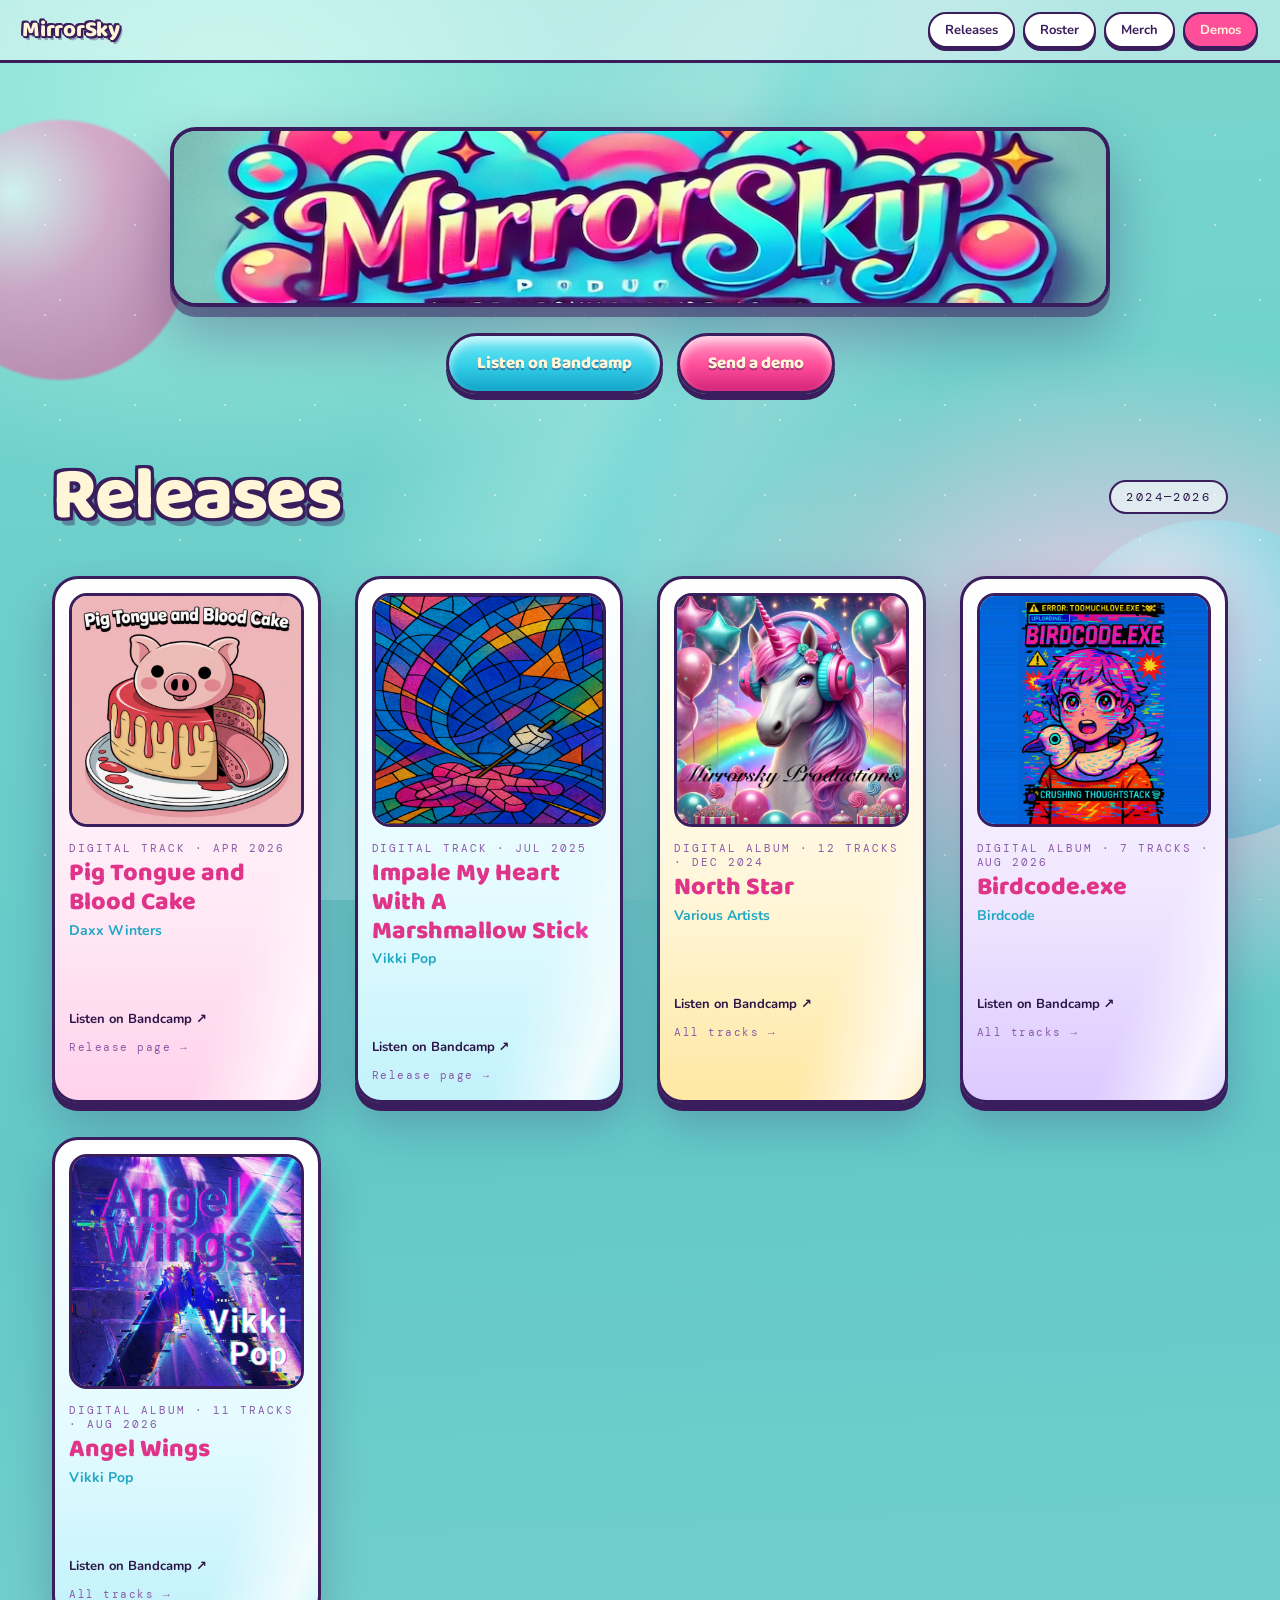
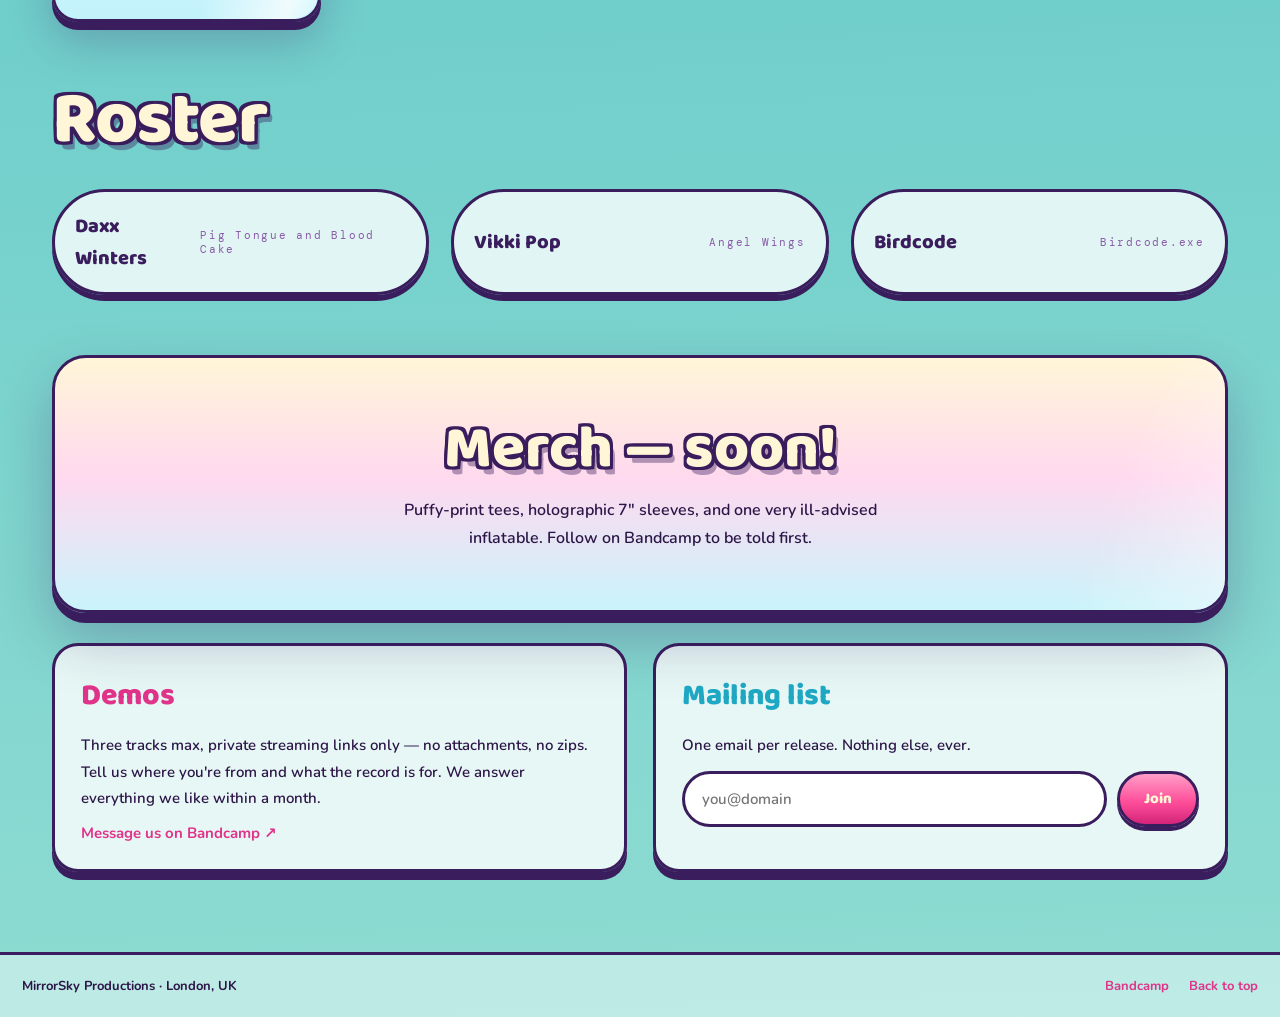
<file: index.html>
<!DOCTYPE html>
<html lang="en">
<head>
  <meta charset="UTF-8">
  <meta name="viewport" content="width=device-width,initial-scale=1">
  <title>MirrorSky Productions — record label, London</title>
  <meta name="description" content="MirrorSky Productions is a record label in London making candy-coated pop that sounds like a mirror melting.">
  <link rel="preconnect" href="https://fonts.googleapis.com">
  <link rel="preconnect" href="https://fonts.gstatic.com" crossorigin>
  <link href="https://fonts.googleapis.com/css2?family=Baloo+2:wght@600;700;800&family=Nunito:wght@400;600;700&family=DM+Mono:wght@400;500&display=swap" rel="stylesheet">
  <link rel="stylesheet" href="css/styles.css">
</head>
<body>
  <a href="#top" class="skip-link">Skip to main content</a>

  <div class="page">
    <div class="glitter-layer" aria-hidden="true"></div>
    <div class="sheen-layer" aria-hidden="true"></div>
    <div class="blob blob--pink" aria-hidden="true"></div>
    <div class="blob blob--cyan" aria-hidden="true"></div>
    <div class="blob blob--yellow" aria-hidden="true"></div>

    <header class="site-header">
      <a href="#top" class="brand">MirrorSky</a>
      <nav class="main-nav" aria-label="Primary">
        <a href="#releases" class="pill-link">Releases</a>
        <a href="#roster" class="pill-link">Roster</a>
        <a href="#merch" class="pill-link">Merch</a>
        <a href="#demos" class="pill-link pill-link--accent">Demos</a>
      </nav>
    </header>

    <main id="top">
      <section class="hero" aria-label="Welcome">
        <img src="images/bandcamp-marquee.png" width="975" height="180" alt="MirrorSky Productions" class="hero-marquee">
        <div class="hero-ctas">
          <a href="https://mirrorsky.bandcamp.com" target="_blank" rel="noopener" class="btn btn--cyan">Listen on Bandcamp</a>
          <a href="#demos" class="btn btn--pink">Send a demo</a>
        </div>
      </section>

      <section id="releases" class="section" aria-labelledby="releases-heading">
        <div class="section-head">
          <h2 id="releases-heading" class="section-title">Releases</h2>
          <span class="catalog-tag">2024—2026</span>
        </div>

        <div class="release-grid">
          <article class="release-card release-card--pink">
            <div class="sheen" aria-hidden="true"></div>
            <div class="release-cover release-cover--pink">
              <img src="images/releases/pig-tongue-and-blood-cake.jpg" alt="Pig Tongue and Blood Cake cover art" loading="lazy">
            </div>
            <div class="release-meta">
              <span class="release-catalog">DIGITAL TRACK · APR 2026</span>
              <h3 class="release-title"><a href="releases/pig-tongue-and-blood-cake.html" class="release-link">Pig Tongue and Blood Cake</a></h3>
              <span class="release-artist">Daxx Winters</span>
            </div>
            <iframe class="bc-embed" style="border:0;" src="https://bandcamp.com/EmbeddedPlayer/track=1128143804/size=small/bgcol=ffffff/linkcol=e0348a/transparent=true/" seamless title="Pig Tongue and Blood Cake by Daxx Winters — Bandcamp player"></iframe>
            <div class="release-actions">
              <a href="https://mirrorsky.bandcamp.com/track/pig-tongue-and-blood-cake" target="_blank" rel="noopener" class="bc-link">Listen on Bandcamp ↗</a>
              <a href="releases/pig-tongue-and-blood-cake.html" class="release-hint" tabindex="-1" aria-hidden="true">Release page →</a>
            </div>
          </article>

          <article class="release-card release-card--cyan">
            <div class="sheen" aria-hidden="true"></div>
            <div class="release-cover release-cover--cyan">
              <img src="images/releases/impale-my-heart-with-a-marshmallow-stick.jpg" alt="Impale My Heart With A Marshmallow Stick cover art" loading="lazy">
            </div>
            <div class="release-meta">
              <span class="release-catalog">DIGITAL TRACK · JUL 2025</span>
              <h3 class="release-title"><a href="releases/impale-my-heart-with-a-marshmallow-stick.html" class="release-link">Impale My Heart With A Marshmallow Stick</a></h3>
              <span class="release-artist">Vikki Pop</span>
            </div>
            <iframe class="bc-embed" style="border:0;" src="https://bandcamp.com/EmbeddedPlayer/track=3957255605/size=small/bgcol=ffffff/linkcol=1fa8c4/transparent=true/" seamless title="Impale My Heart With A Marshmallow Stick by Vikki Pop — Bandcamp player"></iframe>
            <div class="release-actions">
              <a href="https://mirrorsky.bandcamp.com/track/impale-my-heart-with-a-marshmallow-stick" target="_blank" rel="noopener" class="bc-link">Listen on Bandcamp ↗</a>
              <a href="releases/impale-my-heart-with-a-marshmallow-stick.html" class="release-hint" tabindex="-1" aria-hidden="true">Release page →</a>
            </div>
          </article>

          <article class="release-card release-card--yellow">
            <div class="sheen" aria-hidden="true"></div>
            <div class="release-cover release-cover--yellow">
              <img src="images/releases/north-star.jpg" alt="North Star cover art" loading="lazy">
            </div>
            <div class="release-meta">
              <span class="release-catalog">DIGITAL ALBUM · 12 TRACKS · DEC 2024</span>
              <h3 class="release-title"><a href="releases/north-star.html" class="release-link">North Star</a></h3>
              <span class="release-artist">Various Artists</span>
            </div>
            <iframe class="bc-embed" style="border:0;" src="https://bandcamp.com/EmbeddedPlayer/album=4071797853/size=small/bgcol=ffffff/linkcol=f2b53c/transparent=true/" seamless title="North Star by Various Artists — Bandcamp player"></iframe>
            <div class="release-actions">
              <a href="https://mirrorsky.bandcamp.com/album/north-star" target="_blank" rel="noopener" class="bc-link">Listen on Bandcamp ↗</a>
              <a href="releases/north-star.html" class="release-hint" tabindex="-1" aria-hidden="true">All tracks →</a>
            </div>
          </article>

          <article class="release-card release-card--purple">
            <div class="sheen" aria-hidden="true"></div>
            <div class="release-cover release-cover--purple">
              <img src="images/releases/birdcode-exe.jpg" alt="Birdcode.exe cover art" loading="lazy">
            </div>
            <div class="release-meta">
              <span class="release-catalog">DIGITAL ALBUM · 7 TRACKS · AUG 2026</span>
              <h3 class="release-title"><a href="releases/birdcode-exe.html" class="release-link">Birdcode.exe</a></h3>
              <span class="release-artist">Birdcode</span>
            </div>
            <iframe class="bc-embed" style="border:0;" src="https://bandcamp.com/EmbeddedPlayer/album=2245891683/size=small/bgcol=ffffff/linkcol=8c4dff/transparent=true/" seamless title="Birdcode.exe by Birdcode — Bandcamp player"></iframe>
            <div class="release-actions">
              <a href="https://mirrorsky.bandcamp.com/album/birdcode-exe" target="_blank" rel="noopener" class="bc-link">Listen on Bandcamp ↗</a>
              <a href="releases/birdcode-exe.html" class="release-hint" tabindex="-1" aria-hidden="true">All tracks →</a>
            </div>
          </article>

          <article class="release-card release-card--cyan">
            <div class="sheen" aria-hidden="true"></div>
            <div class="release-cover release-cover--cyan">
              <img src="images/releases/angel-wings.jpg" alt="Angel Wings cover art" loading="lazy">
            </div>
            <div class="release-meta">
              <span class="release-catalog">DIGITAL ALBUM · 11 TRACKS · AUG 2026</span>
              <h3 class="release-title"><a href="releases/angel-wings.html" class="release-link">Angel Wings</a></h3>
              <span class="release-artist">Vikki Pop</span>
            </div>
            <iframe class="bc-embed" style="border:0;" src="https://bandcamp.com/EmbeddedPlayer/album=3120698247/size=small/bgcol=ffffff/linkcol=1fa8c4/transparent=true/" seamless title="Angel Wings by Vikki Pop — Bandcamp player"></iframe>
            <div class="release-actions">
              <a href="https://mirrorsky.bandcamp.com/album/angel-wings" target="_blank" rel="noopener" class="bc-link">Listen on Bandcamp ↗</a>
              <a href="releases/angel-wings.html" class="release-hint" tabindex="-1" aria-hidden="true">All tracks →</a>
            </div>
          </article>
        </div>
      </section>

      <section id="roster" class="section" aria-labelledby="roster-heading">
        <h2 id="roster-heading" class="section-title" style="margin-bottom: 30px;">Roster</h2>
        <div class="roster-grid">
          <a href="https://mirrorsky.bandcamp.com/track/pig-tongue-and-blood-cake" target="_blank" rel="noopener" class="roster-link">
            <span class="roster-name">Daxx Winters</span>
            <span class="roster-catalog">Pig Tongue and Blood Cake</span>
          </a>
          <a href="https://mirrorsky.bandcamp.com/album/angel-wings" target="_blank" rel="noopener" class="roster-link">
            <span class="roster-name">Vikki Pop</span>
            <span class="roster-catalog">Angel Wings</span>
          </a>
          <a href="https://mirrorsky.bandcamp.com/album/birdcode-exe" target="_blank" rel="noopener" class="roster-link">
            <span class="roster-name">Birdcode</span>
            <span class="roster-catalog">Birdcode.exe</span>
          </a>
        </div>
      </section>

      <section id="merch" class="section" aria-labelledby="merch-heading">
        <div class="merch-panel">
          <div class="sheen" aria-hidden="true"></div>
          <h2 id="merch-heading" class="merch-title">Merch — soon!</h2>
          <p class="merch-copy">Puffy-print tees, holographic 7" sleeves, and one very ill-advised inflatable. Follow on Bandcamp to be told first.</p>
        </div>
      </section>

      <section id="demos" class="demos-grid" aria-label="Demos and mailing list">
        <div class="demo-panel demo-panel--demos">
          <h3>Demos</h3>
          <p>Three tracks max, private streaming links only — no attachments, no zips. Tell us where you're from and what the record is for. We answer everything we like within a month.</p>
          <a href="https://mirrorsky.bandcamp.com/contact?b=2446474819&amp;n=Mirrorsky%20Productions" target="_blank" rel="noopener">Message us on Bandcamp ↗</a>
        </div>
        <div class="demo-panel demo-panel--mail">
          <h3>Mailing list</h3>
          <p>One email per release. Nothing else, ever.</p>
          <form class="mail-form">
            <label for="mail-email" class="skip-link">Email address</label>
            <input id="mail-email" type="email" required placeholder="you@domain" class="mail-input">
            <button type="submit" class="mail-submit">Join</button>
          </form>
          <span class="mail-confirm" role="status">Logged! Welcome to the mirror. ✿</span>
        </div>
      </section>
    </main>

    <footer class="site-footer">
      <span>MirrorSky Productions · London, UK</span>
      <div class="footer-links">
        <a href="https://mirrorsky.bandcamp.com" target="_blank" rel="noopener">Bandcamp</a>
        <a href="#top">Back to top</a>
      </div>
    </footer>
  </div>

  <script src="js/main.js"></script>
</body>
</html>
</file>
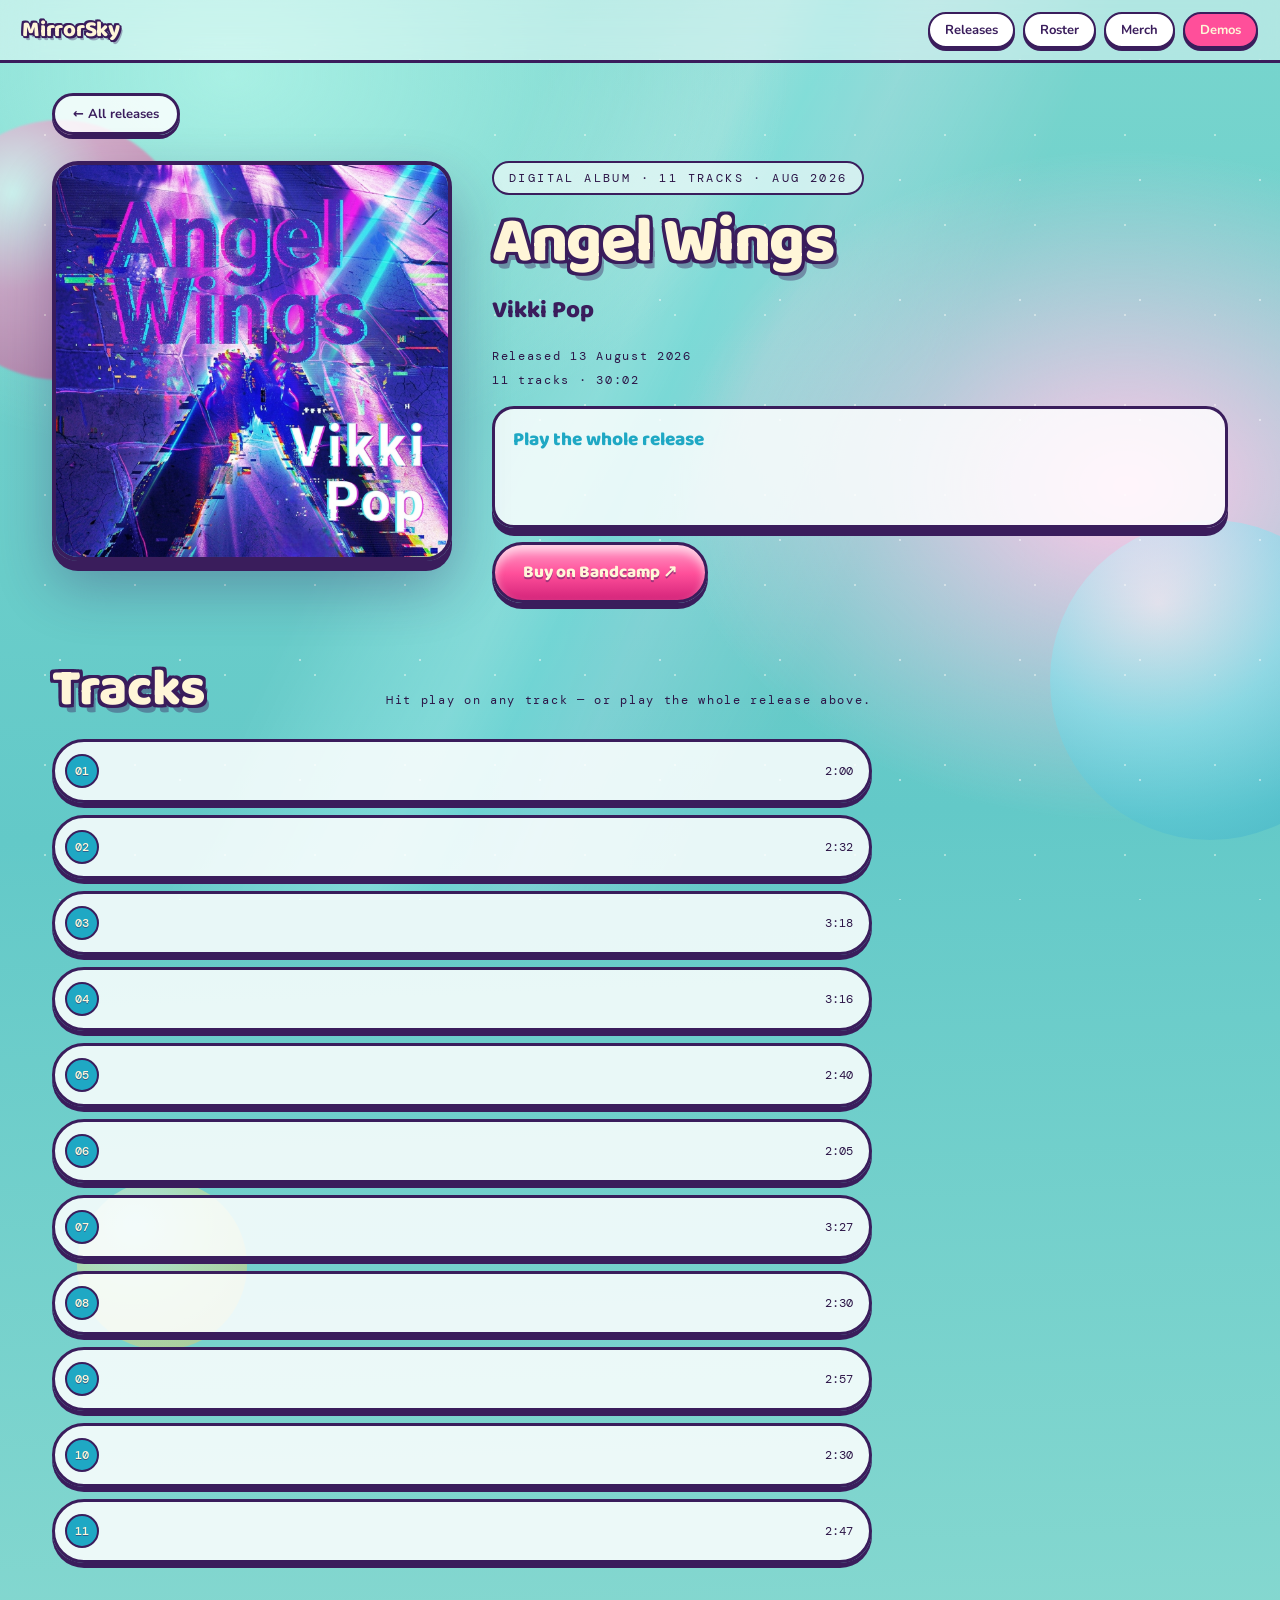
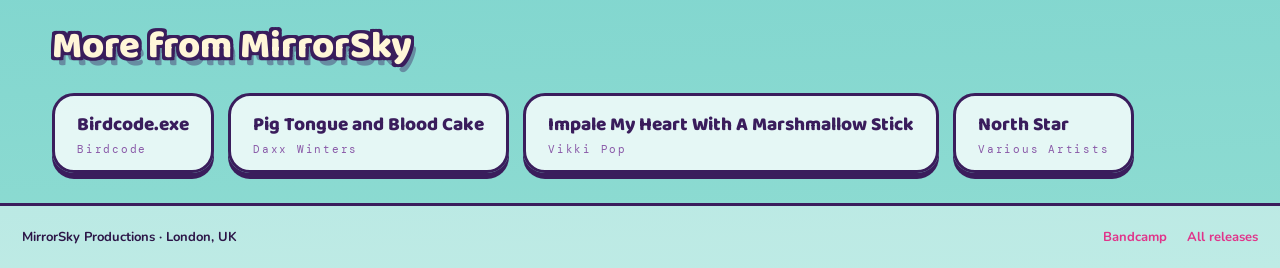
<file: releases/angel-wings.html>
<!DOCTYPE html>
<html lang="en">
<head>
  <meta charset="UTF-8">
  <meta name="viewport" content="width=device-width,initial-scale=1">
  <title>Angel Wings — Vikki Pop — MirrorSky Productions</title>
  <meta name="description" content="Angel Wings by Vikki Pop on MirrorSky Productions — play every track.">
  <link rel="preconnect" href="https://fonts.googleapis.com">
  <link rel="preconnect" href="https://fonts.gstatic.com" crossorigin>
  <link href="https://fonts.googleapis.com/css2?family=Baloo+2:wght@600;700;800&family=Nunito:wght@400;600;700&family=DM+Mono:wght@400;500&display=swap" rel="stylesheet">
  <link rel="stylesheet" href="../css/styles.css">
</head>
<body>
  <a href="#top" class="skip-link">Skip to main content</a>

  <div class="page release-page release-page--cyan">
    <div class="glitter-layer" aria-hidden="true"></div>
    <div class="sheen-layer" aria-hidden="true"></div>
    <div class="blob blob--pink" aria-hidden="true"></div>
    <div class="blob blob--cyan" aria-hidden="true"></div>
    <div class="blob blob--yellow" aria-hidden="true"></div>

    <header class="site-header">
      <a href="../index.html" class="brand">MirrorSky</a>
      <nav class="main-nav" aria-label="Primary">
        <a href="../index.html#releases" class="pill-link">Releases</a>
        <a href="../index.html#roster" class="pill-link">Roster</a>
        <a href="../index.html#merch" class="pill-link">Merch</a>
        <a href="../index.html#demos" class="pill-link pill-link--accent">Demos</a>
      </nav>
    </header>

    <main id="top">
      <section class="section" aria-labelledby="release-heading">
        <a href="../index.html#releases" class="back-link">← All releases</a>

        <div class="release-hero">
          <div class="release-hero-cover">
            <img src="../images/releases/angel-wings.jpg" alt="Angel Wings cover art" width="700" height="700">
            <div class="sheen" aria-hidden="true"></div>
          </div>

          <div class="release-hero-meta">
            <span class="release-hero-catalog">DIGITAL ALBUM · 11 TRACKS · AUG 2026</span>
            <h1 id="release-heading" class="release-hero-title">Angel Wings</h1>
            <span class="release-hero-artist">Vikki Pop</span>
            <p class="release-hero-facts">
            Released 13 August 2026<br>
            11 tracks · 30:02
            </p>

            <div class="whole-release">
              <h2>Play the whole release</h2>
              <iframe class="bc-embed" style="border:0;" src="https://bandcamp.com/EmbeddedPlayer/album=3120698247/size=small/bgcol=ffffff/linkcol=1fa8c4/artwork=none/transparent=true/" seamless title="Angel Wings by Vikki Pop — Bandcamp player"></iframe>
            </div>

            <a href="https://mirrorsky.bandcamp.com/album/angel-wings" target="_blank" rel="noopener" class="btn btn--pink">Buy on Bandcamp ↗</a>
          </div>
        </div>

        <div class="tracklist-head">
          <h2 class="tracklist-title">Tracks</h2>
          <span class="tracklist-hint">Hit play on any track — or play the whole release above.</span>
        </div>

        <ol class="tracklist">
          <li class="track-row">
            <span class="track-num" aria-hidden="true">01</span>
            <iframe class="track-embed" style="border:0;" src="https://bandcamp.com/EmbeddedPlayer/track=3620378671/size=small/bgcol=ffffff/linkcol=1fa8c4/artwork=none/transparent=true/" seamless loading="lazy" title="Play Chewing Gum Grenade by Vikki Pop — Bandcamp player"></iframe>
            <span class="track-dur">2:00</span>
          </li>
          <li class="track-row">
            <span class="track-num" aria-hidden="true">02</span>
            <iframe class="track-embed" style="border:0;" src="https://bandcamp.com/EmbeddedPlayer/track=3152980800/size=small/bgcol=ffffff/linkcol=1fa8c4/artwork=none/transparent=true/" seamless loading="lazy" title="Play Chrome Angel by Vikki Pop — Bandcamp player"></iframe>
            <span class="track-dur">2:32</span>
          </li>
          <li class="track-row">
            <span class="track-num" aria-hidden="true">03</span>
            <iframe class="track-embed" style="border:0;" src="https://bandcamp.com/EmbeddedPlayer/track=1295599983/size=small/bgcol=ffffff/linkcol=1fa8c4/artwork=none/transparent=true/" seamless loading="lazy" title="Play Chrome Angel II by Vikki Pop — Bandcamp player"></iframe>
            <span class="track-dur">3:18</span>
          </li>
          <li class="track-row">
            <span class="track-num" aria-hidden="true">04</span>
            <iframe class="track-embed" style="border:0;" src="https://bandcamp.com/EmbeddedPlayer/track=3340025632/size=small/bgcol=ffffff/linkcol=1fa8c4/artwork=none/transparent=true/" seamless loading="lazy" title="Play Circuit Thorns by Vikki Pop — Bandcamp player"></iframe>
            <span class="track-dur">3:16</span>
          </li>
          <li class="track-row">
            <span class="track-num" aria-hidden="true">05</span>
            <iframe class="track-embed" style="border:0;" src="https://bandcamp.com/EmbeddedPlayer/track=773503810/size=small/bgcol=ffffff/linkcol=1fa8c4/artwork=none/transparent=true/" seamless loading="lazy" title="Play Flowing by Vikki Pop — Bandcamp player"></iframe>
            <span class="track-dur">2:40</span>
          </li>
          <li class="track-row">
            <span class="track-num" aria-hidden="true">06</span>
            <iframe class="track-embed" style="border:0;" src="https://bandcamp.com/EmbeddedPlayer/track=1477765313/size=small/bgcol=ffffff/linkcol=1fa8c4/artwork=none/transparent=true/" seamless loading="lazy" title="Play Fox or Herisson by Vikki Pop — Bandcamp player"></iframe>
            <span class="track-dur">2:05</span>
          </li>
          <li class="track-row">
            <span class="track-num" aria-hidden="true">07</span>
            <iframe class="track-embed" style="border:0;" src="https://bandcamp.com/EmbeddedPlayer/track=1875981557/size=small/bgcol=ffffff/linkcol=1fa8c4/artwork=none/transparent=true/" seamless loading="lazy" title="Play Left on Read While the Cake Burned by Vikki Pop — Bandcamp player"></iframe>
            <span class="track-dur">3:27</span>
          </li>
          <li class="track-row">
            <span class="track-num" aria-hidden="true">08</span>
            <iframe class="track-embed" style="border:0;" src="https://bandcamp.com/EmbeddedPlayer/track=3447452591/size=small/bgcol=ffffff/linkcol=1fa8c4/artwork=none/transparent=true/" seamless loading="lazy" title="Play No Apology by Vikki Pop — Bandcamp player"></iframe>
            <span class="track-dur">2:30</span>
          </li>
          <li class="track-row">
            <span class="track-num" aria-hidden="true">09</span>
            <iframe class="track-embed" style="border:0;" src="https://bandcamp.com/EmbeddedPlayer/track=1487836170/size=small/bgcol=ffffff/linkcol=1fa8c4/artwork=none/transparent=true/" seamless loading="lazy" title="Play North of Nowhere (Upbeat mix) by Vikki Pop — Bandcamp player"></iframe>
            <span class="track-dur">2:57</span>
          </li>
          <li class="track-row">
            <span class="track-num" aria-hidden="true">10</span>
            <iframe class="track-embed" style="border:0;" src="https://bandcamp.com/EmbeddedPlayer/track=1264797458/size=small/bgcol=ffffff/linkcol=1fa8c4/artwork=none/transparent=true/" seamless loading="lazy" title="Play The Walls Whisper by Vikki Pop — Bandcamp player"></iframe>
            <span class="track-dur">2:30</span>
          </li>
          <li class="track-row">
            <span class="track-num" aria-hidden="true">11</span>
            <iframe class="track-embed" style="border:0;" src="https://bandcamp.com/EmbeddedPlayer/track=788734147/size=small/bgcol=ffffff/linkcol=1fa8c4/artwork=none/transparent=true/" seamless loading="lazy" title="Play Waxwings and Wire by Vikki Pop — Bandcamp player"></iframe>
            <span class="track-dur">2:47</span>
          </li>
        </ol>

        <h2 class="tracklist-title more-title">More from MirrorSky</h2>
        <div class="more-releases">
          <a href="birdcode-exe.html" class="more-release-link">
            <span class="more-release-title">Birdcode.exe</span>
            <span class="more-release-artist">Birdcode</span>
          </a>
          <a href="pig-tongue-and-blood-cake.html" class="more-release-link">
            <span class="more-release-title">Pig Tongue and Blood Cake</span>
            <span class="more-release-artist">Daxx Winters</span>
          </a>
          <a href="impale-my-heart-with-a-marshmallow-stick.html" class="more-release-link">
            <span class="more-release-title">Impale My Heart With A Marshmallow Stick</span>
            <span class="more-release-artist">Vikki Pop</span>
          </a>
          <a href="north-star.html" class="more-release-link">
            <span class="more-release-title">North Star</span>
            <span class="more-release-artist">Various Artists</span>
          </a>
        </div>
      </section>
    </main>

    <footer class="site-footer">
      <span>MirrorSky Productions · London, UK</span>
      <div class="footer-links">
        <a href="https://mirrorsky.bandcamp.com" target="_blank" rel="noopener">Bandcamp</a>
        <a href="../index.html#releases">All releases</a>
      </div>
    </footer>
  </div>
</body>
</html>
</file>
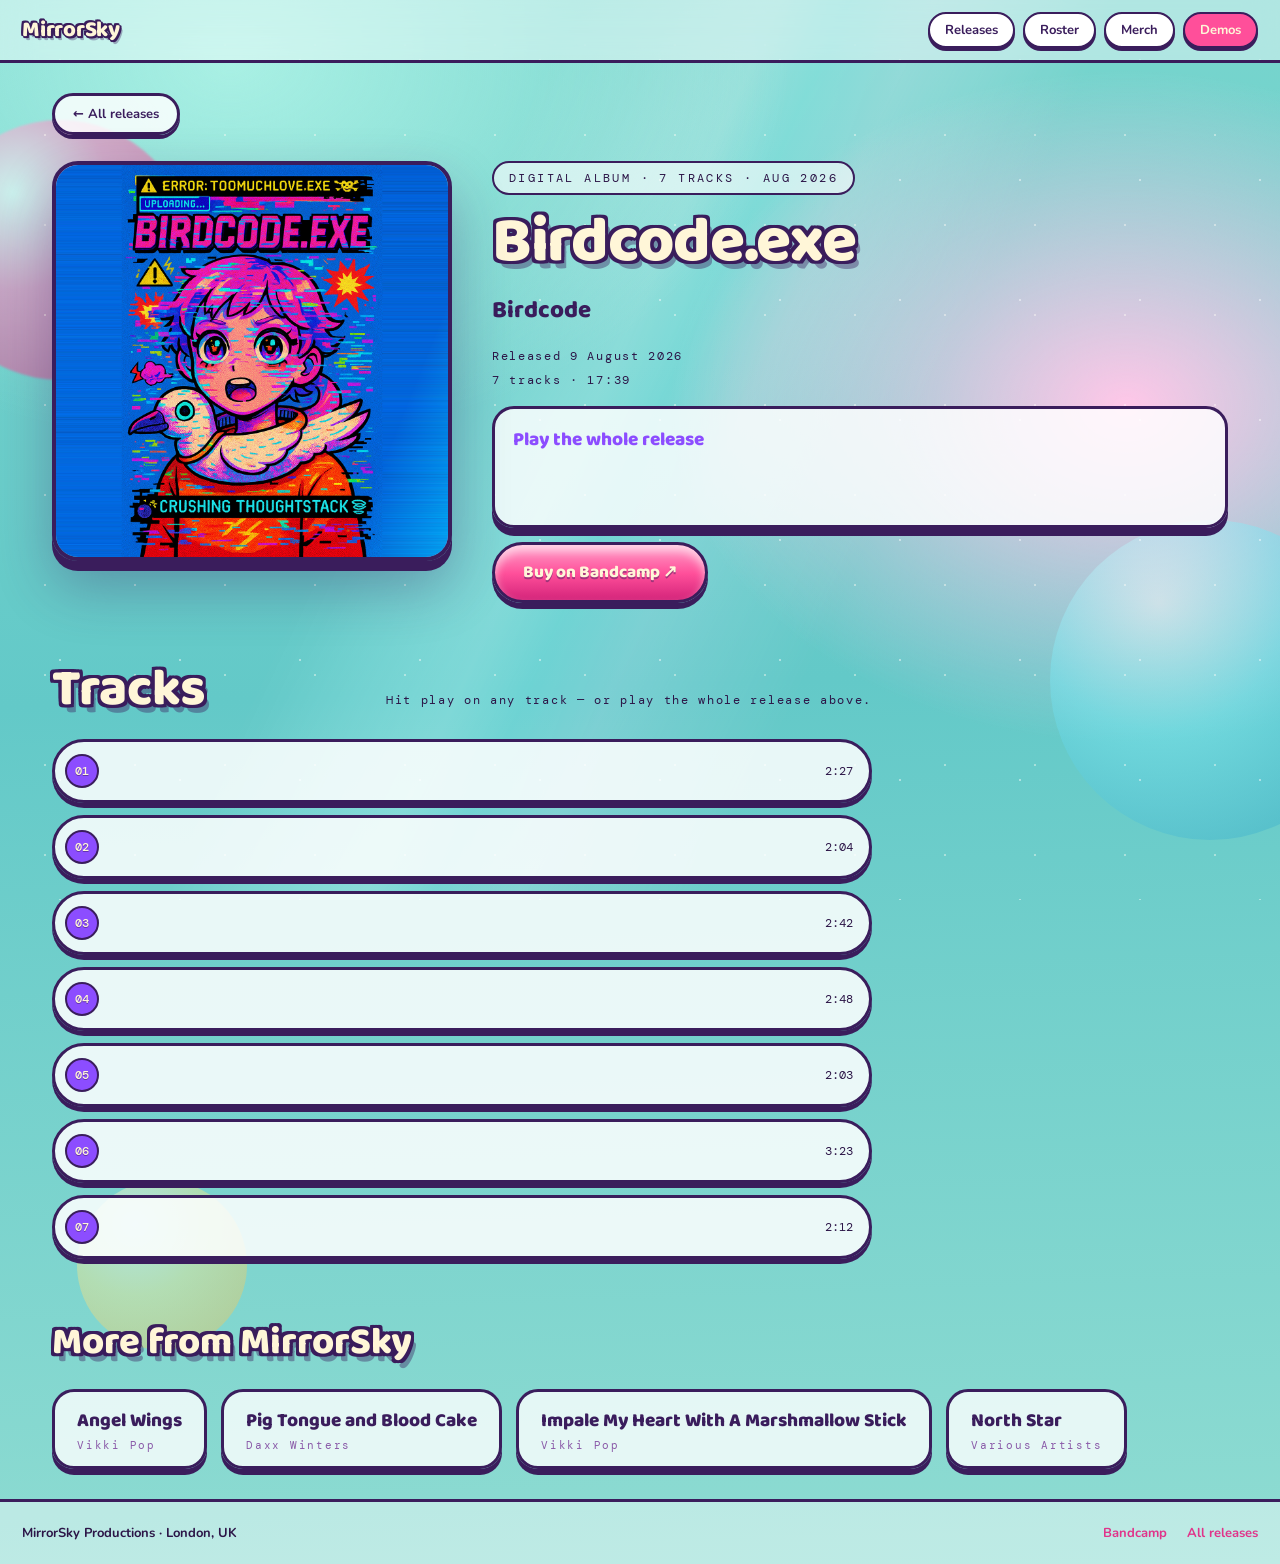
<file: releases/birdcode-exe.html>
<!DOCTYPE html>
<html lang="en">
<head>
  <meta charset="UTF-8">
  <meta name="viewport" content="width=device-width,initial-scale=1">
  <title>Birdcode.exe — Birdcode — MirrorSky Productions</title>
  <meta name="description" content="Birdcode.exe by Birdcode on MirrorSky Productions — play every track.">
  <link rel="preconnect" href="https://fonts.googleapis.com">
  <link rel="preconnect" href="https://fonts.gstatic.com" crossorigin>
  <link href="https://fonts.googleapis.com/css2?family=Baloo+2:wght@600;700;800&family=Nunito:wght@400;600;700&family=DM+Mono:wght@400;500&display=swap" rel="stylesheet">
  <link rel="stylesheet" href="../css/styles.css">
</head>
<body>
  <a href="#top" class="skip-link">Skip to main content</a>

  <div class="page release-page release-page--purple">
    <div class="glitter-layer" aria-hidden="true"></div>
    <div class="sheen-layer" aria-hidden="true"></div>
    <div class="blob blob--pink" aria-hidden="true"></div>
    <div class="blob blob--cyan" aria-hidden="true"></div>
    <div class="blob blob--yellow" aria-hidden="true"></div>

    <header class="site-header">
      <a href="../index.html" class="brand">MirrorSky</a>
      <nav class="main-nav" aria-label="Primary">
        <a href="../index.html#releases" class="pill-link">Releases</a>
        <a href="../index.html#roster" class="pill-link">Roster</a>
        <a href="../index.html#merch" class="pill-link">Merch</a>
        <a href="../index.html#demos" class="pill-link pill-link--accent">Demos</a>
      </nav>
    </header>

    <main id="top">
      <section class="section" aria-labelledby="release-heading">
        <a href="../index.html#releases" class="back-link">← All releases</a>

        <div class="release-hero">
          <div class="release-hero-cover">
            <img src="../images/releases/birdcode-exe.jpg" alt="Birdcode.exe cover art" width="700" height="700">
            <div class="sheen" aria-hidden="true"></div>
          </div>

          <div class="release-hero-meta">
            <span class="release-hero-catalog">DIGITAL ALBUM · 7 TRACKS · AUG 2026</span>
            <h1 id="release-heading" class="release-hero-title">Birdcode.exe</h1>
            <span class="release-hero-artist">Birdcode</span>
            <p class="release-hero-facts">
            Released 9 August 2026<br>
            7 tracks · 17:39
            </p>

            <div class="whole-release">
              <h2>Play the whole release</h2>
              <iframe class="bc-embed" style="border:0;" src="https://bandcamp.com/EmbeddedPlayer/album=2245891683/size=small/bgcol=ffffff/linkcol=8c4dff/artwork=none/transparent=true/" seamless title="Birdcode.exe by Birdcode — Bandcamp player"></iframe>
            </div>

            <a href="https://mirrorsky.bandcamp.com/album/birdcode-exe" target="_blank" rel="noopener" class="btn btn--pink">Buy on Bandcamp ↗</a>
          </div>
        </div>

        <div class="tracklist-head">
          <h2 class="tracklist-title">Tracks</h2>
          <span class="tracklist-hint">Hit play on any track — or play the whole release above.</span>
        </div>

        <ol class="tracklist">
          <li class="track-row">
            <span class="track-num" aria-hidden="true">01</span>
            <iframe class="track-embed" style="border:0;" src="https://bandcamp.com/EmbeddedPlayer/track=950244285/size=small/bgcol=ffffff/linkcol=8c4dff/artwork=none/transparent=true/" seamless loading="lazy" title="Play Birdcode.exe by Birdcode — Bandcamp player"></iframe>
            <span class="track-dur">2:27</span>
          </li>
          <li class="track-row">
            <span class="track-num" aria-hidden="true">02</span>
            <iframe class="track-embed" style="border:0;" src="https://bandcamp.com/EmbeddedPlayer/track=3433021778/size=small/bgcol=ffffff/linkcol=8c4dff/artwork=none/transparent=true/" seamless loading="lazy" title="Play Birdcode.exe (Alternate take) by Birdcode — Bandcamp player"></iframe>
            <span class="track-dur">2:04</span>
          </li>
          <li class="track-row">
            <span class="track-num" aria-hidden="true">03</span>
            <iframe class="track-embed" style="border:0;" src="https://bandcamp.com/EmbeddedPlayer/track=4202899751/size=small/bgcol=ffffff/linkcol=8c4dff/artwork=none/transparent=true/" seamless loading="lazy" title="Play Birdcode.exe (Remix) by Birdcode — Bandcamp player"></iframe>
            <span class="track-dur">2:42</span>
          </li>
          <li class="track-row">
            <span class="track-num" aria-hidden="true">04</span>
            <iframe class="track-embed" style="border:0;" src="https://bandcamp.com/EmbeddedPlayer/track=3180013413/size=small/bgcol=ffffff/linkcol=8c4dff/artwork=none/transparent=true/" seamless loading="lazy" title="Play Birdcode.exe (Remix II) by Birdcode — Bandcamp player"></iframe>
            <span class="track-dur">2:48</span>
          </li>
          <li class="track-row">
            <span class="track-num" aria-hidden="true">05</span>
            <iframe class="track-embed" style="border:0;" src="https://bandcamp.com/EmbeddedPlayer/track=910137109/size=small/bgcol=ffffff/linkcol=8c4dff/artwork=none/transparent=true/" seamless loading="lazy" title="Play Birdcode.exe (Remix III) by Birdcode — Bandcamp player"></iframe>
            <span class="track-dur">2:03</span>
          </li>
          <li class="track-row">
            <span class="track-num" aria-hidden="true">06</span>
            <iframe class="track-embed" style="border:0;" src="https://bandcamp.com/EmbeddedPlayer/track=2649689218/size=small/bgcol=ffffff/linkcol=8c4dff/artwork=none/transparent=true/" seamless loading="lazy" title="Play Birdcode.exe (Remix IV) by Birdcode — Bandcamp player"></iframe>
            <span class="track-dur">3:23</span>
          </li>
          <li class="track-row">
            <span class="track-num" aria-hidden="true">07</span>
            <iframe class="track-embed" style="border:0;" src="https://bandcamp.com/EmbeddedPlayer/track=1519405539/size=small/bgcol=ffffff/linkcol=8c4dff/artwork=none/transparent=true/" seamless loading="lazy" title="Play Birdcode.exe (Remix V) by Birdcode — Bandcamp player"></iframe>
            <span class="track-dur">2:12</span>
          </li>
        </ol>

        <h2 class="tracklist-title more-title">More from MirrorSky</h2>
        <div class="more-releases">
          <a href="angel-wings.html" class="more-release-link">
            <span class="more-release-title">Angel Wings</span>
            <span class="more-release-artist">Vikki Pop</span>
          </a>
          <a href="pig-tongue-and-blood-cake.html" class="more-release-link">
            <span class="more-release-title">Pig Tongue and Blood Cake</span>
            <span class="more-release-artist">Daxx Winters</span>
          </a>
          <a href="impale-my-heart-with-a-marshmallow-stick.html" class="more-release-link">
            <span class="more-release-title">Impale My Heart With A Marshmallow Stick</span>
            <span class="more-release-artist">Vikki Pop</span>
          </a>
          <a href="north-star.html" class="more-release-link">
            <span class="more-release-title">North Star</span>
            <span class="more-release-artist">Various Artists</span>
          </a>
        </div>
      </section>
    </main>

    <footer class="site-footer">
      <span>MirrorSky Productions · London, UK</span>
      <div class="footer-links">
        <a href="https://mirrorsky.bandcamp.com" target="_blank" rel="noopener">Bandcamp</a>
        <a href="../index.html#releases">All releases</a>
      </div>
    </footer>
  </div>
</body>
</html>
</file>
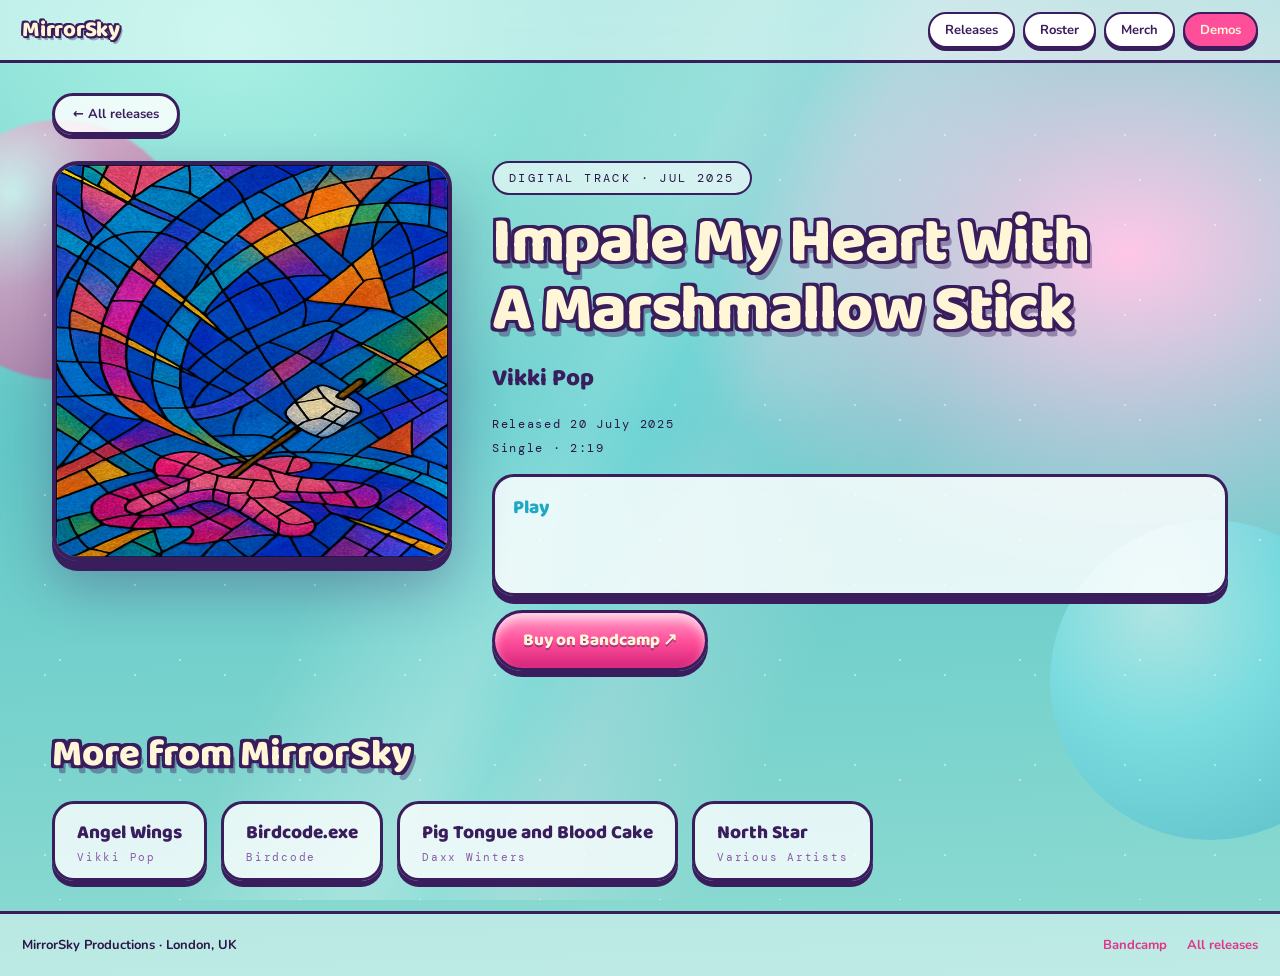
<file: releases/impale-my-heart-with-a-marshmallow-stick.html>
<!DOCTYPE html>
<html lang="en">
<head>
  <meta charset="UTF-8">
  <meta name="viewport" content="width=device-width,initial-scale=1">
  <title>Impale My Heart With A Marshmallow Stick — Vikki Pop — MirrorSky Productions</title>
  <meta name="description" content="Impale My Heart With A Marshmallow Stick by Vikki Pop — a single on MirrorSky Productions.">
  <link rel="preconnect" href="https://fonts.googleapis.com">
  <link rel="preconnect" href="https://fonts.gstatic.com" crossorigin>
  <link href="https://fonts.googleapis.com/css2?family=Baloo+2:wght@600;700;800&family=Nunito:wght@400;600;700&family=DM+Mono:wght@400;500&display=swap" rel="stylesheet">
  <link rel="stylesheet" href="../css/styles.css">
</head>
<body>
  <a href="#top" class="skip-link">Skip to main content</a>

  <div class="page release-page release-page--cyan">
    <div class="glitter-layer" aria-hidden="true"></div>
    <div class="sheen-layer" aria-hidden="true"></div>
    <div class="blob blob--pink" aria-hidden="true"></div>
    <div class="blob blob--cyan" aria-hidden="true"></div>
    <div class="blob blob--yellow" aria-hidden="true"></div>

    <header class="site-header">
      <a href="../index.html" class="brand">MirrorSky</a>
      <nav class="main-nav" aria-label="Primary">
        <a href="../index.html#releases" class="pill-link">Releases</a>
        <a href="../index.html#roster" class="pill-link">Roster</a>
        <a href="../index.html#merch" class="pill-link">Merch</a>
        <a href="../index.html#demos" class="pill-link pill-link--accent">Demos</a>
      </nav>
    </header>

    <main id="top">
      <section class="section" aria-labelledby="release-heading">
        <a href="../index.html#releases" class="back-link">← All releases</a>

        <div class="release-hero">
          <div class="release-hero-cover">
            <img src="../images/releases/impale-my-heart-with-a-marshmallow-stick.jpg" alt="Impale My Heart With A Marshmallow Stick cover art" width="700" height="700">
            <div class="sheen" aria-hidden="true"></div>
          </div>

          <div class="release-hero-meta">
            <span class="release-hero-catalog">DIGITAL TRACK · JUL 2025</span>
            <h1 id="release-heading" class="release-hero-title">Impale My Heart With A Marshmallow Stick</h1>
            <span class="release-hero-artist">Vikki Pop</span>
            <p class="release-hero-facts">
            Released 20 July 2025<br>
            Single · 2:19
            </p>

            <div class="whole-release">
              <h2>Play</h2>
              <iframe class="bc-embed" style="border:0;" src="https://bandcamp.com/EmbeddedPlayer/track=3957255605/size=small/bgcol=ffffff/linkcol=1fa8c4/artwork=none/transparent=true/" seamless title="Impale My Heart With A Marshmallow Stick by Vikki Pop — Bandcamp player"></iframe>
            </div>

            <a href="https://mirrorsky.bandcamp.com/track/impale-my-heart-with-a-marshmallow-stick" target="_blank" rel="noopener" class="btn btn--pink">Buy on Bandcamp ↗</a>
          </div>
        </div>


        <h2 class="tracklist-title more-title">More from MirrorSky</h2>
        <div class="more-releases">
          <a href="angel-wings.html" class="more-release-link">
            <span class="more-release-title">Angel Wings</span>
            <span class="more-release-artist">Vikki Pop</span>
          </a>
          <a href="birdcode-exe.html" class="more-release-link">
            <span class="more-release-title">Birdcode.exe</span>
            <span class="more-release-artist">Birdcode</span>
          </a>
          <a href="pig-tongue-and-blood-cake.html" class="more-release-link">
            <span class="more-release-title">Pig Tongue and Blood Cake</span>
            <span class="more-release-artist">Daxx Winters</span>
          </a>
          <a href="north-star.html" class="more-release-link">
            <span class="more-release-title">North Star</span>
            <span class="more-release-artist">Various Artists</span>
          </a>
        </div>
      </section>
    </main>

    <footer class="site-footer">
      <span>MirrorSky Productions · London, UK</span>
      <div class="footer-links">
        <a href="https://mirrorsky.bandcamp.com" target="_blank" rel="noopener">Bandcamp</a>
        <a href="../index.html#releases">All releases</a>
      </div>
    </footer>
  </div>
</body>
</html>
</file>
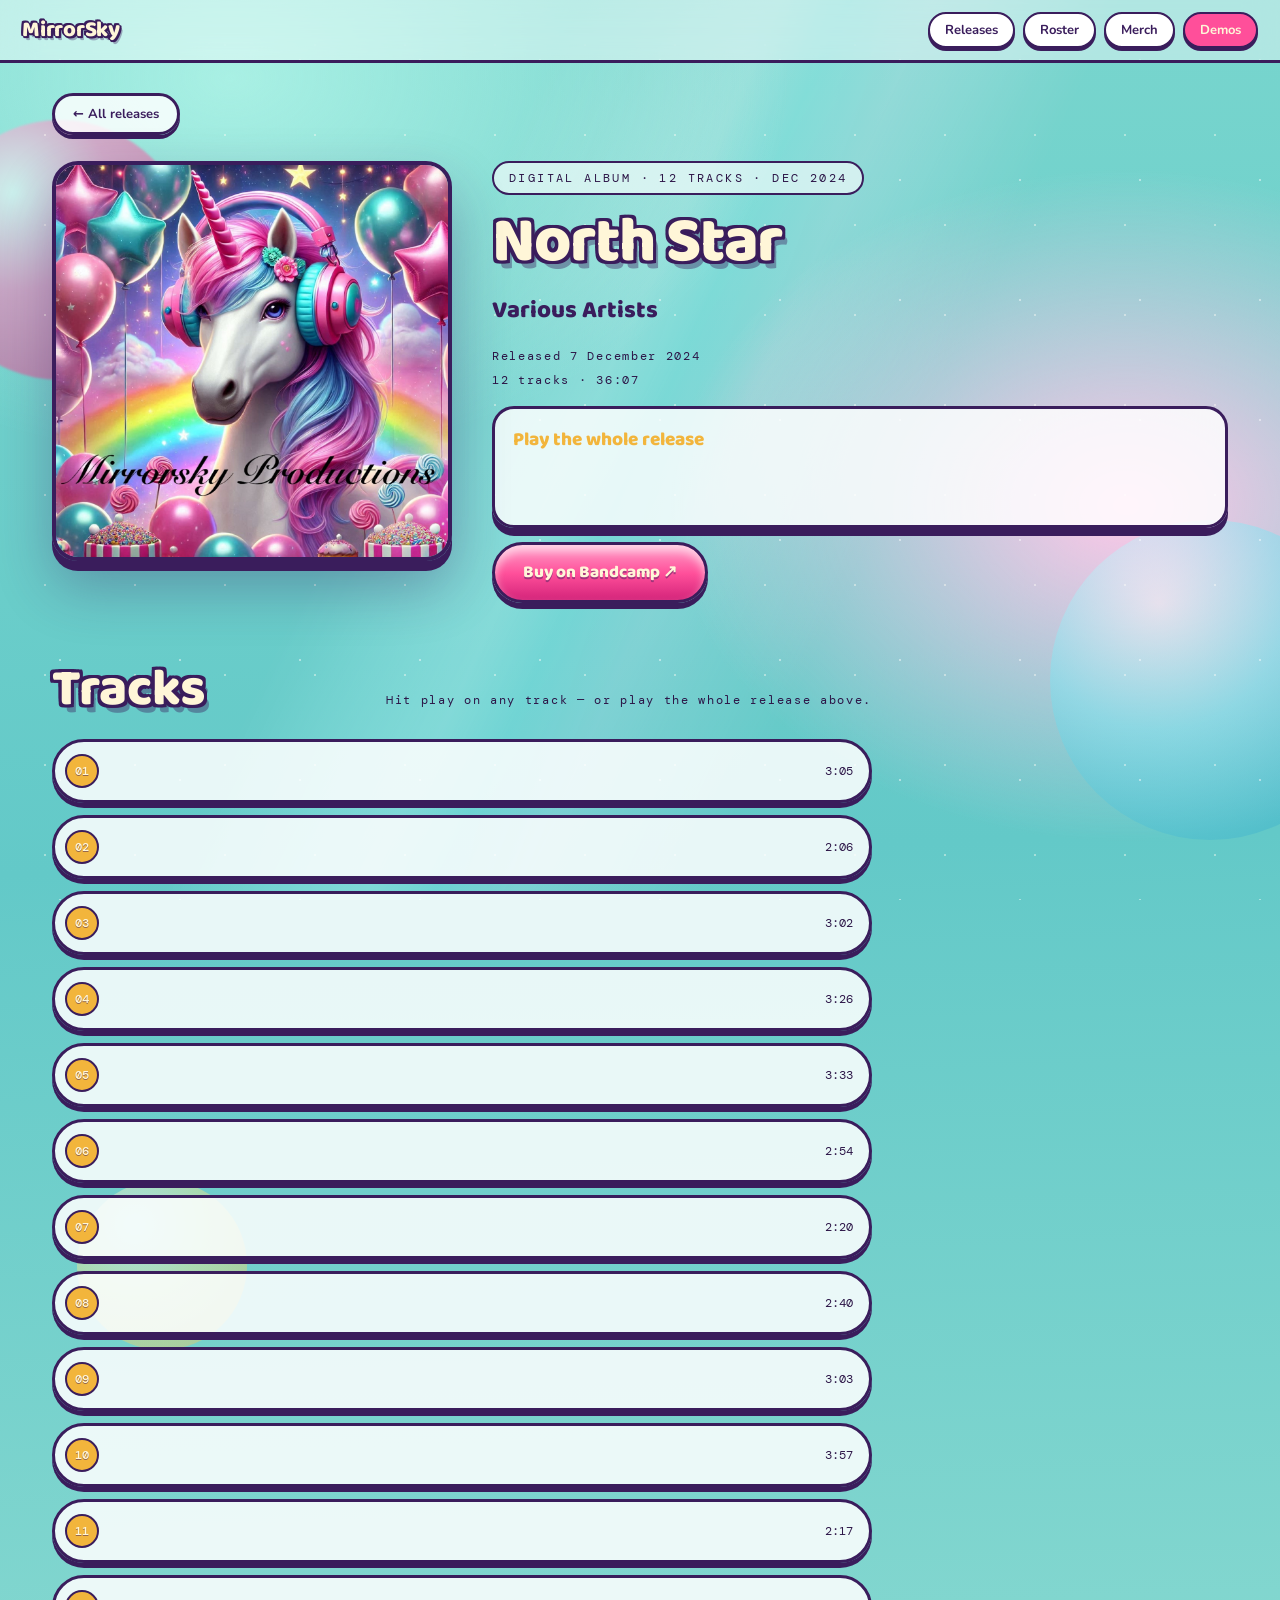
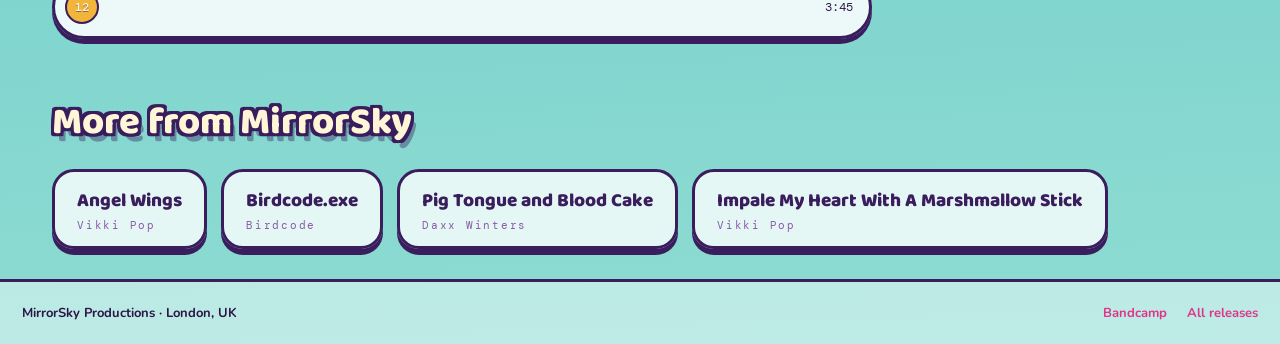
<file: releases/north-star.html>
<!DOCTYPE html>
<html lang="en">
<head>
  <meta charset="UTF-8">
  <meta name="viewport" content="width=device-width,initial-scale=1">
  <title>North Star — Various Artists — MirrorSky Productions</title>
  <meta name="description" content="North Star by Various Artists on MirrorSky Productions — play every track.">
  <link rel="preconnect" href="https://fonts.googleapis.com">
  <link rel="preconnect" href="https://fonts.gstatic.com" crossorigin>
  <link href="https://fonts.googleapis.com/css2?family=Baloo+2:wght@600;700;800&family=Nunito:wght@400;600;700&family=DM+Mono:wght@400;500&display=swap" rel="stylesheet">
  <link rel="stylesheet" href="../css/styles.css">
</head>
<body>
  <a href="#top" class="skip-link">Skip to main content</a>

  <div class="page release-page release-page--yellow">
    <div class="glitter-layer" aria-hidden="true"></div>
    <div class="sheen-layer" aria-hidden="true"></div>
    <div class="blob blob--pink" aria-hidden="true"></div>
    <div class="blob blob--cyan" aria-hidden="true"></div>
    <div class="blob blob--yellow" aria-hidden="true"></div>

    <header class="site-header">
      <a href="../index.html" class="brand">MirrorSky</a>
      <nav class="main-nav" aria-label="Primary">
        <a href="../index.html#releases" class="pill-link">Releases</a>
        <a href="../index.html#roster" class="pill-link">Roster</a>
        <a href="../index.html#merch" class="pill-link">Merch</a>
        <a href="../index.html#demos" class="pill-link pill-link--accent">Demos</a>
      </nav>
    </header>

    <main id="top">
      <section class="section" aria-labelledby="release-heading">
        <a href="../index.html#releases" class="back-link">← All releases</a>

        <div class="release-hero">
          <div class="release-hero-cover">
            <img src="../images/releases/north-star.jpg" alt="North Star cover art" width="700" height="700">
            <div class="sheen" aria-hidden="true"></div>
          </div>

          <div class="release-hero-meta">
            <span class="release-hero-catalog">DIGITAL ALBUM · 12 TRACKS · DEC 2024</span>
            <h1 id="release-heading" class="release-hero-title">North Star</h1>
            <span class="release-hero-artist">Various Artists</span>
            <p class="release-hero-facts">
            Released 7 December 2024<br>
            12 tracks · 36:07
            </p>

            <div class="whole-release">
              <h2>Play the whole release</h2>
              <iframe class="bc-embed" style="border:0;" src="https://bandcamp.com/EmbeddedPlayer/album=4071797853/size=small/bgcol=ffffff/linkcol=f2b53c/artwork=none/transparent=true/" seamless title="North Star by Various Artists — Bandcamp player"></iframe>
            </div>

            <a href="https://mirrorsky.bandcamp.com/album/north-star" target="_blank" rel="noopener" class="btn btn--pink">Buy on Bandcamp ↗</a>
          </div>
        </div>

        <div class="tracklist-head">
          <h2 class="tracklist-title">Tracks</h2>
          <span class="tracklist-hint">Hit play on any track — or play the whole release above.</span>
        </div>

        <ol class="tracklist">
          <li class="track-row">
            <span class="track-num" aria-hidden="true">01</span>
            <iframe class="track-embed" style="border:0;" src="https://bandcamp.com/EmbeddedPlayer/track=1646808714/size=small/bgcol=ffffff/linkcol=f2b53c/artwork=none/transparent=true/" seamless loading="lazy" title="Play North Star by Various Artists — Bandcamp player"></iframe>
            <span class="track-dur">3:05</span>
          </li>
          <li class="track-row">
            <span class="track-num" aria-hidden="true">02</span>
            <iframe class="track-embed" style="border:0;" src="https://bandcamp.com/EmbeddedPlayer/track=2419695218/size=small/bgcol=ffffff/linkcol=f2b53c/artwork=none/transparent=true/" seamless loading="lazy" title="Play Glitter Bomb the Basement by Various Artists — Bandcamp player"></iframe>
            <span class="track-dur">2:06</span>
          </li>
          <li class="track-row">
            <span class="track-num" aria-hidden="true">03</span>
            <iframe class="track-embed" style="border:0;" src="https://bandcamp.com/EmbeddedPlayer/track=1071175882/size=small/bgcol=ffffff/linkcol=f2b53c/artwork=none/transparent=true/" seamless loading="lazy" title="Play Anitibabi by Various Artists — Bandcamp player"></iframe>
            <span class="track-dur">3:02</span>
          </li>
          <li class="track-row">
            <span class="track-num" aria-hidden="true">04</span>
            <iframe class="track-embed" style="border:0;" src="https://bandcamp.com/EmbeddedPlayer/track=3307436815/size=small/bgcol=ffffff/linkcol=f2b53c/artwork=none/transparent=true/" seamless loading="lazy" title="Play Shining Dream (빛나는 꿈) by Various Artists — Bandcamp player"></iframe>
            <span class="track-dur">3:26</span>
          </li>
          <li class="track-row">
            <span class="track-num" aria-hidden="true">05</span>
            <iframe class="track-embed" style="border:0;" src="https://bandcamp.com/EmbeddedPlayer/track=1274074438/size=small/bgcol=ffffff/linkcol=f2b53c/artwork=none/transparent=true/" seamless loading="lazy" title="Play Ignite the Sky by Various Artists — Bandcamp player"></iframe>
            <span class="track-dur">3:33</span>
          </li>
          <li class="track-row">
            <span class="track-num" aria-hidden="true">06</span>
            <iframe class="track-embed" style="border:0;" src="https://bandcamp.com/EmbeddedPlayer/track=3175877411/size=small/bgcol=ffffff/linkcol=f2b53c/artwork=none/transparent=true/" seamless loading="lazy" title="Play No Be New by Various Artists — Bandcamp player"></iframe>
            <span class="track-dur">2:54</span>
          </li>
          <li class="track-row">
            <span class="track-num" aria-hidden="true">07</span>
            <iframe class="track-embed" style="border:0;" src="https://bandcamp.com/EmbeddedPlayer/track=2592565315/size=small/bgcol=ffffff/linkcol=f2b53c/artwork=none/transparent=true/" seamless loading="lazy" title="Play Ecliptic Rise by Various Artists — Bandcamp player"></iframe>
            <span class="track-dur">2:20</span>
          </li>
          <li class="track-row">
            <span class="track-num" aria-hidden="true">08</span>
            <iframe class="track-embed" style="border:0;" src="https://bandcamp.com/EmbeddedPlayer/track=3557294126/size=small/bgcol=ffffff/linkcol=f2b53c/artwork=none/transparent=true/" seamless loading="lazy" title="Play When the Fog Lifts by Various Artists — Bandcamp player"></iframe>
            <span class="track-dur">2:40</span>
          </li>
          <li class="track-row">
            <span class="track-num" aria-hidden="true">09</span>
            <iframe class="track-embed" style="border:0;" src="https://bandcamp.com/EmbeddedPlayer/track=2286889248/size=small/bgcol=ffffff/linkcol=f2b53c/artwork=none/transparent=true/" seamless loading="lazy" title="Play Electric Tease by Various Artists — Bandcamp player"></iframe>
            <span class="track-dur">3:03</span>
          </li>
          <li class="track-row">
            <span class="track-num" aria-hidden="true">10</span>
            <iframe class="track-embed" style="border:0;" src="https://bandcamp.com/EmbeddedPlayer/track=3569186184/size=small/bgcol=ffffff/linkcol=f2b53c/artwork=none/transparent=true/" seamless loading="lazy" title="Play Keep It Steady by Various Artists — Bandcamp player"></iframe>
            <span class="track-dur">3:57</span>
          </li>
          <li class="track-row">
            <span class="track-num" aria-hidden="true">11</span>
            <iframe class="track-embed" style="border:0;" src="https://bandcamp.com/EmbeddedPlayer/track=2078327581/size=small/bgcol=ffffff/linkcol=f2b53c/artwork=none/transparent=true/" seamless loading="lazy" title="Play Peppermint Dream by Various Artists — Bandcamp player"></iframe>
            <span class="track-dur">2:17</span>
          </li>
          <li class="track-row">
            <span class="track-num" aria-hidden="true">12</span>
            <iframe class="track-embed" style="border:0;" src="https://bandcamp.com/EmbeddedPlayer/track=3132912276/size=small/bgcol=ffffff/linkcol=f2b53c/artwork=none/transparent=true/" seamless loading="lazy" title="Play Where the Light Begins by Various Artists — Bandcamp player"></iframe>
            <span class="track-dur">3:45</span>
          </li>
        </ol>

        <h2 class="tracklist-title more-title">More from MirrorSky</h2>
        <div class="more-releases">
          <a href="angel-wings.html" class="more-release-link">
            <span class="more-release-title">Angel Wings</span>
            <span class="more-release-artist">Vikki Pop</span>
          </a>
          <a href="birdcode-exe.html" class="more-release-link">
            <span class="more-release-title">Birdcode.exe</span>
            <span class="more-release-artist">Birdcode</span>
          </a>
          <a href="pig-tongue-and-blood-cake.html" class="more-release-link">
            <span class="more-release-title">Pig Tongue and Blood Cake</span>
            <span class="more-release-artist">Daxx Winters</span>
          </a>
          <a href="impale-my-heart-with-a-marshmallow-stick.html" class="more-release-link">
            <span class="more-release-title">Impale My Heart With A Marshmallow Stick</span>
            <span class="more-release-artist">Vikki Pop</span>
          </a>
        </div>
      </section>
    </main>

    <footer class="site-footer">
      <span>MirrorSky Productions · London, UK</span>
      <div class="footer-links">
        <a href="https://mirrorsky.bandcamp.com" target="_blank" rel="noopener">Bandcamp</a>
        <a href="../index.html#releases">All releases</a>
      </div>
    </footer>
  </div>
</body>
</html>
</file>
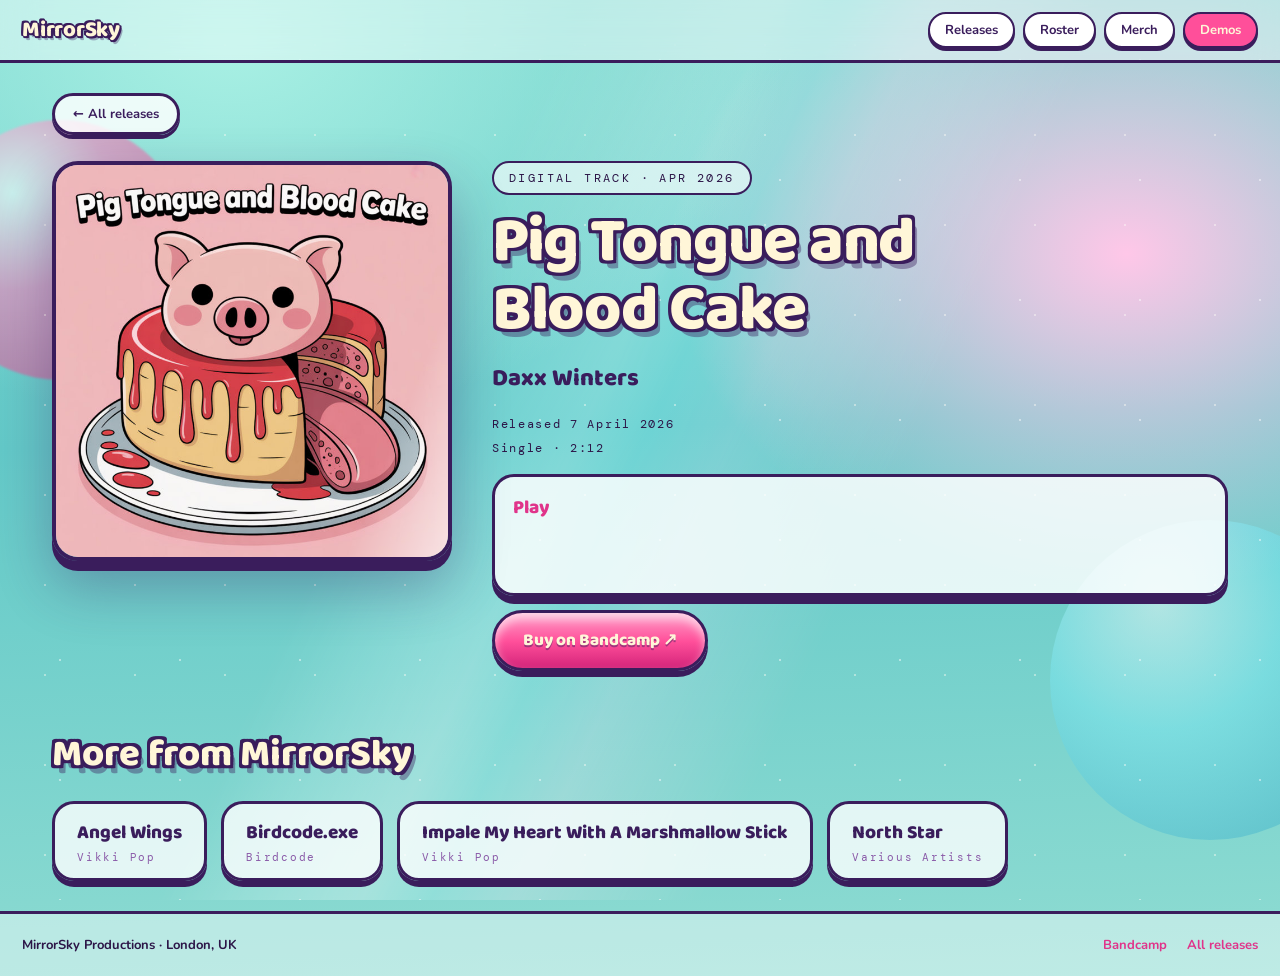
<file: releases/pig-tongue-and-blood-cake.html>
<!DOCTYPE html>
<html lang="en">
<head>
  <meta charset="UTF-8">
  <meta name="viewport" content="width=device-width,initial-scale=1">
  <title>Pig Tongue and Blood Cake — Daxx Winters — MirrorSky Productions</title>
  <meta name="description" content="Pig Tongue and Blood Cake by Daxx Winters — a single on MirrorSky Productions.">
  <link rel="preconnect" href="https://fonts.googleapis.com">
  <link rel="preconnect" href="https://fonts.gstatic.com" crossorigin>
  <link href="https://fonts.googleapis.com/css2?family=Baloo+2:wght@600;700;800&family=Nunito:wght@400;600;700&family=DM+Mono:wght@400;500&display=swap" rel="stylesheet">
  <link rel="stylesheet" href="../css/styles.css">
</head>
<body>
  <a href="#top" class="skip-link">Skip to main content</a>

  <div class="page release-page release-page--pink">
    <div class="glitter-layer" aria-hidden="true"></div>
    <div class="sheen-layer" aria-hidden="true"></div>
    <div class="blob blob--pink" aria-hidden="true"></div>
    <div class="blob blob--cyan" aria-hidden="true"></div>
    <div class="blob blob--yellow" aria-hidden="true"></div>

    <header class="site-header">
      <a href="../index.html" class="brand">MirrorSky</a>
      <nav class="main-nav" aria-label="Primary">
        <a href="../index.html#releases" class="pill-link">Releases</a>
        <a href="../index.html#roster" class="pill-link">Roster</a>
        <a href="../index.html#merch" class="pill-link">Merch</a>
        <a href="../index.html#demos" class="pill-link pill-link--accent">Demos</a>
      </nav>
    </header>

    <main id="top">
      <section class="section" aria-labelledby="release-heading">
        <a href="../index.html#releases" class="back-link">← All releases</a>

        <div class="release-hero">
          <div class="release-hero-cover">
            <img src="../images/releases/pig-tongue-and-blood-cake.jpg" alt="Pig Tongue and Blood Cake cover art" width="700" height="700">
            <div class="sheen" aria-hidden="true"></div>
          </div>

          <div class="release-hero-meta">
            <span class="release-hero-catalog">DIGITAL TRACK · APR 2026</span>
            <h1 id="release-heading" class="release-hero-title">Pig Tongue and Blood Cake</h1>
            <span class="release-hero-artist">Daxx Winters</span>
            <p class="release-hero-facts">
            Released 7 April 2026<br>
            Single · 2:12
            </p>

            <div class="whole-release">
              <h2>Play</h2>
              <iframe class="bc-embed" style="border:0;" src="https://bandcamp.com/EmbeddedPlayer/track=1128143804/size=small/bgcol=ffffff/linkcol=e0348a/artwork=none/transparent=true/" seamless title="Pig Tongue and Blood Cake by Daxx Winters — Bandcamp player"></iframe>
            </div>

            <a href="https://mirrorsky.bandcamp.com/track/pig-tongue-and-blood-cake" target="_blank" rel="noopener" class="btn btn--pink">Buy on Bandcamp ↗</a>
          </div>
        </div>


        <h2 class="tracklist-title more-title">More from MirrorSky</h2>
        <div class="more-releases">
          <a href="angel-wings.html" class="more-release-link">
            <span class="more-release-title">Angel Wings</span>
            <span class="more-release-artist">Vikki Pop</span>
          </a>
          <a href="birdcode-exe.html" class="more-release-link">
            <span class="more-release-title">Birdcode.exe</span>
            <span class="more-release-artist">Birdcode</span>
          </a>
          <a href="impale-my-heart-with-a-marshmallow-stick.html" class="more-release-link">
            <span class="more-release-title">Impale My Heart With A Marshmallow Stick</span>
            <span class="more-release-artist">Vikki Pop</span>
          </a>
          <a href="north-star.html" class="more-release-link">
            <span class="more-release-title">North Star</span>
            <span class="more-release-artist">Various Artists</span>
          </a>
        </div>
      </section>
    </main>

    <footer class="site-footer">
      <span>MirrorSky Productions · London, UK</span>
      <div class="footer-links">
        <a href="https://mirrorsky.bandcamp.com" target="_blank" rel="noopener">Bandcamp</a>
        <a href="../index.html#releases">All releases</a>
      </div>
    </footer>
  </div>
</body>
</html>
</file>
<file: css/styles.css>
:root {
  --ink: #3a1d5c;
  --ink-soft: #2c1547;
  --cream: #fff6d8;
  --pink: #e0348a;
  --pink-hot: #ff4f9a;
  --pink-deep: #d4247a;
  --pink-light: #ff9ec8;
  --cyan: #1fa8c4;
  --cyan-bright: #35d0e8;
  --cyan-deep: #12a3c9;
  --cyan-light: #7ceaf7;
  --yellow: #ffe066;
  --amber: #f2b53c;
  --lilac: #8a5aa8;
}

* { box-sizing: border-box; }

body {
  margin: 0;
  background: #6fcfc9;
  color: var(--ink);
  font-family: Nunito, ui-sans-serif, system-ui, sans-serif;
}

a { color: var(--pink); text-decoration: none; }
a:hover { color: var(--cyan); }
::selection { background: var(--yellow); color: var(--ink); }

@keyframes msky-float { 0%, 100% { transform: translateY(0); } 50% { transform: translateY(-14px); } }
@keyframes msky-glitter { from { background-position: 0 0, 0 0; } to { background-position: 240px 240px, -180px 180px; } }
@keyframes msky-sheen { from { background-position: -60% 50%; } to { background-position: 160% 50%; } }

@media (prefers-reduced-motion: reduce) {
  * { animation: none !important; }
}

.skip-link {
  position: absolute;
  left: -9999px;
  top: 0;
  background: var(--cream);
  color: var(--ink);
  padding: 10px 16px;
  border-radius: 0 0 8px 0;
  font-weight: 700;
  z-index: 100;
}
.skip-link:focus { left: 0; }

.page {
  position: relative;
  min-height: 100vh;
  display: flex;
  flex-direction: column;
  overflow-x: hidden;
  background:
    radial-gradient(900px 620px at 18% 4%, #a9f0e4 0%, rgba(169, 240, 228, 0) 62%),
    radial-gradient(760px 560px at 88% 26%, #ffc7e8 0%, rgba(255, 199, 232, 0) 60%),
    linear-gradient(178deg, #79d6ce 0%, #63c9c8 44%, #8fdcd2 100%);
}

.glitter-layer {
  position: fixed;
  inset: 0;
  z-index: 2;
  pointer-events: none;
  mix-blend-mode: screen;
  opacity: 0.5;
  background-image:
    radial-gradient(rgba(255, 255, 255, 0.9) 1px, transparent 1.4px),
    radial-gradient(rgba(255, 240, 180, 0.85) 1px, transparent 1.4px);
  background-size: 120px 120px, 90px 90px;
  animation: msky-glitter 26s linear infinite;
}

.sheen-layer {
  position: fixed;
  inset: 0;
  z-index: 1;
  pointer-events: none;
  opacity: 0.3;
  mix-blend-mode: overlay;
  background:
    linear-gradient(115deg, rgba(255, 255, 255, 0) 34%, rgba(255, 255, 255, 0.85) 46%, rgba(180, 230, 255, 0.5) 50%, rgba(255, 190, 235, 0.75) 55%, rgba(255, 255, 255, 0) 66%),
    linear-gradient(300deg, rgba(255, 255, 255, 0) 40%, rgba(200, 255, 245, 0.6) 52%, rgba(255, 255, 255, 0) 62%);
}

.blob {
  position: absolute;
  border-radius: 50%;
  pointer-events: none;
  animation: msky-float 10s ease-in-out infinite;
}
.blob--pink {
  top: 120px; left: -70px; width: 260px; height: 260px;
  background: radial-gradient(circle at 32% 28%, #ffffff 0%, #ff7ab8 38%, #d9367f 100%);
  opacity: 0.55; filter: blur(1px); animation-duration: 9s;
}
.blob--cyan {
  top: 520px; right: -90px; width: 320px; height: 320px;
  background: radial-gradient(circle at 34% 26%, #ffffff 0%, #7ce8f5 40%, #2196b8 100%);
  opacity: 0.45; animation-duration: 12s;
}
.blob--yellow {
  top: 1180px; left: 6%; width: 170px; height: 170px;
  background: radial-gradient(circle at 34% 26%, #ffffff 0%, #ffe98a 42%, #f2b53c 100%);
  opacity: 0.4; animation-duration: 11s;
}

.site-header {
  position: sticky;
  top: 0;
  z-index: 50;
  display: flex;
  align-items: center;
  justify-content: space-between;
  gap: 20px;
  padding: 12px 22px;
  background: rgba(255, 255, 255, 0.42);
  backdrop-filter: blur(16px);
  border-bottom: 3px solid var(--ink);
}

.brand {
  font-family: "Baloo 2", cursive;
  font-weight: 800;
  font-size: 22px;
  letter-spacing: -0.01em;
  color: var(--cream);
  text-shadow: 2px 0 var(--ink), -2px 0 var(--ink), 0 2px var(--ink), 0 -2px var(--ink),
    2px 2px var(--ink), -2px -2px var(--ink), 3px 4px 0 rgba(58, 29, 92, 0.35);
}

.main-nav { display: flex; gap: 8px; flex-wrap: wrap; }

.pill-link {
  padding: 7px 15px;
  border-radius: 999px;
  border: 2.5px solid var(--ink);
  background: #ffffff;
  color: var(--ink);
  font-weight: 700;
  font-size: 13px;
  box-shadow: 0 3px 0 var(--ink);
  transition: transform 0.12s ease, box-shadow 0.12s ease, background 0.12s ease;
}
.pill-link:hover, .pill-link:focus-visible {
  background: var(--yellow);
  color: var(--ink);
  transform: translateY(2px);
  box-shadow: 0 1px 0 var(--ink);
}
.pill-link--accent {
  background: var(--pink-hot);
  color: var(--cream);
}
.pill-link--accent:hover, .pill-link--accent:focus-visible {
  background: var(--ink);
  color: var(--cream);
}

.hero {
  position: relative;
  z-index: 3;
  padding: 64px 22px 34px;
  display: grid;
  justify-items: center;
  gap: 26px;
}

.hero-marquee {
  width: min(940px, 92vw);
  display: block;
  border-radius: 26px;
  border: 4px solid var(--ink);
  box-shadow: 0 10px 0 rgba(58, 29, 92, 0.5), 0 26px 60px rgba(58, 29, 92, 0.35);
}

.hero-tagline {
  margin: 0;
  max-width: 600px;
  text-align: center;
  font-size: 17px;
  line-height: 1.7;
  font-weight: 600;
  color: var(--ink-soft);
  text-wrap: pretty;
}

.hero-ctas { display: flex; gap: 14px; flex-wrap: wrap; justify-content: center; }

.btn {
  padding: 14px 28px;
  border-radius: 999px;
  border: 3px solid var(--ink);
  font-family: "Baloo 2", cursive;
  font-weight: 800;
  font-size: 17px;
  color: var(--cream);
  text-shadow: 0 2px 0 rgba(58, 29, 92, 0.45);
  cursor: pointer;
  transition: transform 0.12s ease, box-shadow 0.12s ease;
}
.btn--cyan {
  background: linear-gradient(180deg, var(--cyan-light) 0%, var(--cyan-bright) 52%, var(--cyan-deep) 100%);
  box-shadow: 0 6px 0 var(--ink), inset 0 6px 10px rgba(255, 255, 255, 0.65);
}
.btn--pink {
  background: linear-gradient(180deg, var(--pink-light) 0%, var(--pink-hot) 52%, var(--pink-deep) 100%);
  box-shadow: 0 6px 0 var(--ink), inset 0 6px 10px rgba(255, 255, 255, 0.6);
}
.btn:hover, .btn:focus-visible {
  transform: translateY(4px);
  box-shadow: 0 2px 0 var(--ink);
}

.section {
  position: relative;
  z-index: 3;
  padding: 30px 22px 30px;
  max-width: 1220px;
  margin: 0 auto;
}

.section-head {
  display: flex;
  align-items: center;
  justify-content: space-between;
  gap: 18px;
  flex-wrap: wrap;
  margin-bottom: 40px;
}

.section-title {
  margin: 0;
  font-family: "Baloo 2", cursive;
  font-weight: 800;
  font-size: clamp(38px, 6.6vw, 74px);
  line-height: 1.05;
  letter-spacing: -0.02em;
  color: var(--cream);
  text-shadow: 3px 0 var(--ink), -3px 0 var(--ink), 0 3px var(--ink), 0 -3px var(--ink),
    3px 3px var(--ink), -3px 3px var(--ink), 3px -3px var(--ink), -3px -3px var(--ink),
    5px 8px 0 rgba(58, 29, 92, 0.4);
}

.catalog-tag {
  font-family: "DM Mono", monospace;
  font-size: 12px;
  letter-spacing: 0.2em;
  text-transform: uppercase;
  color: var(--ink-soft);
  background: rgba(255, 255, 255, 0.6);
  border: 2.5px solid var(--ink);
  border-radius: 999px;
  padding: 7px 15px;
}

.release-grid {
  display: grid;
  grid-template-columns: repeat(auto-fit, minmax(258px, 1fr));
  gap: 34px;
}

.release-card {
  position: relative;
  display: flex;
  flex-direction: column;
  gap: 14px;
  padding: 14px 14px 18px;
  border-radius: 26px;
  border: 3.5px solid var(--ink);
  box-shadow: 0 8px 0 var(--ink), 0 20px 44px rgba(58, 29, 92, 0.25);
  transition: transform 0.15s ease, box-shadow 0.15s ease;
}
.release-card:hover, .release-card:focus-within {
  transform: translateY(-6px);
  box-shadow: 0 14px 0 var(--ink), 0 28px 56px rgba(58, 29, 92, 0.32);
}
.release-card--pink { background: linear-gradient(180deg, #ffffff 0%, #ffeaf6 62%, #ffd2ec 100%); }
.release-card--cyan { background: linear-gradient(180deg, #ffffff 0%, #e3fbff 62%, #c2f2fb 100%); }
.release-card--yellow { background: linear-gradient(180deg, #ffffff 0%, #fff6d8 62%, #ffe8a3 100%); }
.release-card--purple { background: linear-gradient(180deg, #ffffff 0%, #f0e6ff 62%, #dcc9ff 100%); }

.release-card .sheen {
  position: absolute;
  inset: 0;
  border-radius: 26px;
  pointer-events: none;
  overflow: hidden;
  background: linear-gradient(112deg, rgba(255, 255, 255, 0) 38%, rgba(255, 255, 255, 0.75) 48%, rgba(190, 240, 255, 0.5) 52%, rgba(255, 200, 240, 0.6) 57%, rgba(255, 255, 255, 0) 68%);
  background-size: 260% 100%;
  mix-blend-mode: overlay;
  animation: msky-sheen 7s linear infinite;
}
.release-card:nth-child(2) .sheen { animation-delay: 1.4s; }
.release-card:nth-child(3) .sheen { animation-delay: 2.8s; }
.release-card:nth-child(4) .sheen { animation-delay: 4.2s; }

.release-cover {
  position: relative;
  aspect-ratio: 1;
  border-radius: 18px;
  overflow: hidden;
  border: 3px solid var(--ink);
  display: flex;
  align-items: center;
  justify-content: center;
}
.release-cover img {
  width: 100%;
  height: 100%;
  object-fit: cover;
  display: block;
}
.release-cover span {
  font-family: "Baloo 2", cursive;
  font-weight: 800;
  text-align: center;
  padding: 12px;
  font-size: 13px;
  letter-spacing: 0.06em;
  color: var(--ink-soft);
  opacity: 0.55;
}
.release-cover--pink { background: #ffe7f4; }
.release-cover--cyan { background: #e3fbff; }
.release-cover--yellow { background: #fff6d8; }
.release-cover--purple { background: #f0e6ff; }

.release-meta {
  display: flex;
  flex-direction: column;
  gap: 4px;
}
.release-catalog {
  font-family: "DM Mono", monospace;
  font-size: 11px;
  letter-spacing: 0.18em;
  color: var(--lilac);
}
.release-title {
  margin: 0;
  font-family: "Baloo 2", cursive;
  font-weight: 800;
  font-size: 25px;
  line-height: 1.15;
  color: var(--pink);
}
.release-artist { font-weight: 700; font-size: 14px; color: var(--cyan); }

.bc-embed {
  width: 100%;
  height: 42px;
  border-radius: 10px;
  overflow: hidden;
}

.bc-link {
  align-self: flex-start;
  font-weight: 700;
  font-size: 13px;
  color: var(--ink-soft);
}
.bc-link:hover, .bc-link:focus-visible { color: var(--pink); }

.roster-grid {
  display: grid;
  grid-template-columns: repeat(auto-fit, minmax(230px, 1fr));
  gap: 22px;
}

.roster-link {
  display: flex;
  align-items: center;
  justify-content: space-between;
  gap: 12px;
  padding: 18px 20px;
  border-radius: 999px;
  border: 3px solid var(--ink);
  background: rgba(255, 255, 255, 0.78);
  box-shadow: 0 6px 0 var(--ink);
  transition: transform 0.12s ease, box-shadow 0.12s ease, background 0.12s ease;
}
.roster-link:hover, .roster-link:focus-visible {
  background: var(--yellow);
  transform: translateY(4px);
  box-shadow: 0 2px 0 var(--ink);
}
.roster-name {
  font-family: "Baloo 2", cursive;
  font-weight: 800;
  font-size: 20px;
  color: var(--ink);
}
.roster-catalog {
  font-family: "DM Mono", monospace;
  font-size: 11px;
  letter-spacing: 0.16em;
  color: var(--lilac);
}

.merch-panel {
  position: relative;
  overflow: hidden;
  border-radius: 34px;
  border: 3.5px solid var(--ink);
  padding: 58px 28px;
  text-align: center;
  background: linear-gradient(180deg, #fff6d8 0%, #ffd9ef 48%, #c9f4fb 100%);
  box-shadow: 0 10px 0 var(--ink), 0 26px 56px rgba(58, 29, 92, 0.28);
}
.merch-panel .sheen {
  position: absolute;
  inset: 0;
  pointer-events: none;
  mix-blend-mode: overlay;
  background: linear-gradient(112deg, rgba(255, 255, 255, 0) 38%, rgba(255, 255, 255, 0.8) 49%, rgba(190, 240, 255, 0.55) 53%, rgba(255, 200, 240, 0.65) 58%, rgba(255, 255, 255, 0) 68%);
  background-size: 240% 100%;
  animation: msky-sheen 9s linear infinite;
}
.merch-title {
  margin: 0 0 14px;
  font-family: "Baloo 2", cursive;
  font-weight: 800;
  font-size: clamp(30px, 5.2vw, 60px);
  line-height: 1.1;
  color: var(--cream);
  text-shadow: 3px 0 var(--ink), -3px 0 var(--ink), 0 3px var(--ink), 0 -3px var(--ink),
    3px 3px var(--ink), -3px 3px var(--ink), 3px -3px var(--ink), -3px -3px var(--ink),
    5px 8px 0 rgba(58, 29, 92, 0.4);
}
.merch-copy {
  margin: 0 auto;
  max-width: 520px;
  font-size: 16px;
  line-height: 1.75;
  font-weight: 600;
  color: var(--ink-soft);
  text-wrap: pretty;
}

.demos-grid {
  padding: 0 22px 80px;
  max-width: 1220px;
  margin: 0 auto;
  display: grid;
  grid-template-columns: repeat(auto-fit, minmax(290px, 1fr));
  gap: 26px;
}

.demo-panel {
  display: flex;
  flex-direction: column;
  gap: 12px;
  padding: 26px;
  border-radius: 26px;
  border: 3.5px solid var(--ink);
  background: rgba(255, 255, 255, 0.8);
  box-shadow: 0 8px 0 var(--ink);
}
.demo-panel h3 {
  margin: 0;
  font-family: "Baloo 2", cursive;
  font-weight: 800;
  font-size: 30px;
}
.demo-panel--demos h3 { color: var(--pink); }
.demo-panel--mail h3 { color: var(--cyan); }
.demo-panel p {
  margin: 0;
  font-size: 15px;
  line-height: 1.75;
  font-weight: 600;
  color: var(--ink-soft);
  text-wrap: pretty;
}
.demo-panel a { font-weight: 700; font-size: 15px; }

.mail-form { display: flex; gap: 10px; flex-wrap: wrap; }
.mail-input {
  flex: 1;
  min-width: 150px;
  padding: 13px 17px;
  border-radius: 999px;
  border: 3px solid var(--ink);
  background: #ffffff;
  outline: none;
  color: var(--ink);
  font-family: Nunito, sans-serif;
  font-weight: 600;
  font-size: 15px;
}
.mail-submit {
  padding: 13px 24px;
  border-radius: 999px;
  border: 3px solid var(--ink);
  background: linear-gradient(180deg, var(--pink-light), var(--pink-hot) 55%, var(--pink-deep));
  color: var(--cream);
  font-family: "Baloo 2", cursive;
  font-weight: 800;
  font-size: 15px;
  cursor: pointer;
  box-shadow: 0 4px 0 var(--ink);
  transition: transform 0.12s ease, box-shadow 0.12s ease;
}
.mail-submit:hover, .mail-submit:focus-visible {
  transform: translateY(3px);
  box-shadow: 0 1px 0 var(--ink);
}
.mail-confirm {
  display: none;
  font-weight: 700;
  font-size: 14px;
  color: var(--pink);
}
.mail-confirm.is-visible { display: inline; }

.site-footer {
  position: relative;
  z-index: 3;
  border-top: 3px solid var(--ink);
  padding: 22px;
  display: flex;
  flex-wrap: wrap;
  gap: 16px;
  justify-content: space-between;
  font-weight: 700;
  font-size: 13px;
  color: var(--ink-soft);
  background: rgba(255, 255, 255, 0.42);
}
.footer-links { display: flex; gap: 20px; }

/* Keeps the footer at the bottom on short pages (e.g. a single's release page). */
.page > main { flex: 1; }

/* ---------- release detail pages ---------- */

.release-page { --accent: var(--pink); }
.release-page--pink { --accent: var(--pink); }
.release-page--cyan { --accent: var(--cyan); }
.release-page--yellow { --accent: var(--amber); }
.release-page--purple { --accent: #8c4dff; }

.back-link {
  display: inline-flex;
  align-items: center;
  gap: 8px;
  padding: 9px 18px;
  border-radius: 999px;
  border: 3px solid var(--ink);
  background: rgba(255, 255, 255, 0.82);
  color: var(--ink);
  font-weight: 700;
  font-size: 13px;
  box-shadow: 0 4px 0 var(--ink);
  transition: transform 0.12s ease, box-shadow 0.12s ease, background 0.12s ease;
}
.back-link:hover, .back-link:focus-visible {
  background: var(--yellow);
  color: var(--ink);
  transform: translateY(3px);
  box-shadow: 0 1px 0 var(--ink);
}

.release-hero {
  display: grid;
  grid-template-columns: minmax(0, 400px) minmax(0, 1fr);
  gap: 40px;
  align-items: start;
  margin-top: 26px;
}

.release-hero-cover {
  position: relative;
  aspect-ratio: 1;
  border-radius: 26px;
  overflow: hidden;
  border: 4px solid var(--ink);
  box-shadow: 0 10px 0 var(--ink), 0 26px 56px rgba(58, 29, 92, 0.32);
}
.release-hero-cover img { width: 100%; height: 100%; object-fit: cover; display: block; }
.release-hero-cover .sheen {
  position: absolute;
  inset: 0;
  pointer-events: none;
  mix-blend-mode: overlay;
  background: linear-gradient(112deg, rgba(255, 255, 255, 0) 38%, rgba(255, 255, 255, 0.7) 48%, rgba(190, 240, 255, 0.45) 52%, rgba(255, 200, 240, 0.55) 57%, rgba(255, 255, 255, 0) 68%);
  background-size: 260% 100%;
  animation: msky-sheen 8s linear infinite;
}

.release-hero-meta { display: flex; flex-direction: column; align-items: flex-start; gap: 14px; }

.release-hero-catalog {
  font-family: "DM Mono", monospace;
  font-size: 12px;
  letter-spacing: 0.2em;
  text-transform: uppercase;
  color: var(--ink-soft);
  background: rgba(255, 255, 255, 0.6);
  border: 2.5px solid var(--ink);
  border-radius: 999px;
  padding: 7px 15px;
}

.release-hero-title {
  margin: 0;
  font-family: "Baloo 2", cursive;
  font-weight: 800;
  font-size: clamp(34px, 5.4vw, 64px);
  line-height: 1.06;
  letter-spacing: -0.02em;
  color: var(--cream);
  text-shadow: 3px 0 var(--ink), -3px 0 var(--ink), 0 3px var(--ink), 0 -3px var(--ink),
    3px 3px var(--ink), -3px 3px var(--ink), 3px -3px var(--ink), -3px -3px var(--ink),
    5px 8px 0 rgba(58, 29, 92, 0.4);
  text-wrap: balance;
}

.release-hero-artist {
  font-family: "Baloo 2", cursive;
  font-weight: 800;
  font-size: 24px;
  color: var(--ink);
}

.release-hero-facts {
  margin: 0;
  font-family: "DM Mono", monospace;
  font-size: 12px;
  letter-spacing: 0.14em;
  line-height: 2;
  color: var(--ink-soft);
}

.whole-release {
  width: 100%;
  display: flex;
  flex-direction: column;
  gap: 10px;
  padding: 16px 18px 18px;
  border-radius: 22px;
  border: 3.5px solid var(--ink);
  background: rgba(255, 255, 255, 0.82);
  box-shadow: 0 8px 0 var(--ink);
}
.whole-release h2 {
  margin: 0;
  font-family: "Baloo 2", cursive;
  font-weight: 800;
  font-size: 19px;
  color: var(--accent);
}
.whole-release .bc-embed { height: 42px; }

.tracklist-head {
  max-width: 820px;
  display: flex;
  align-items: baseline;
  justify-content: space-between;
  gap: 18px;
  flex-wrap: wrap;
  margin: 60px 0 22px;
}
.tracklist-title {
  margin: 0;
  font-family: "Baloo 2", cursive;
  font-weight: 800;
  font-size: clamp(30px, 4.6vw, 52px);
  line-height: 1.05;
  color: var(--cream);
  text-shadow: 3px 0 var(--ink), -3px 0 var(--ink), 0 3px var(--ink), 0 -3px var(--ink),
    3px 3px var(--ink), -3px 3px var(--ink), 3px -3px var(--ink), -3px -3px var(--ink),
    5px 8px 0 rgba(58, 29, 92, 0.4);
}
.tracklist-hint {
  font-family: "DM Mono", monospace;
  font-size: 12px;
  letter-spacing: 0.14em;
  color: var(--ink-soft);
}

/* Bandcamp's small player caps its own content around 700px, so the list is capped
   to match — any wider and the player stops short of the row's right edge. */
.tracklist {
  list-style: none;
  margin: 0;
  padding: 0;
  max-width: 820px;
  display: flex;
  flex-direction: column;
  gap: 12px;
}

.track-row {
  display: flex;
  align-items: center;
  gap: 12px;
  padding: 8px 16px 8px 10px;
  border-radius: 999px;
  border: 3px solid var(--ink);
  background: rgba(255, 255, 255, 0.85);
  box-shadow: 0 5px 0 var(--ink);
  transition: transform 0.12s ease, box-shadow 0.12s ease, background 0.12s ease;
}
.track-row:hover, .track-row:focus-within {
  background: #ffffff;
  transform: translateY(-2px);
  box-shadow: 0 8px 0 var(--ink);
}

.track-num {
  flex: none;
  width: 34px;
  height: 34px;
  display: grid;
  place-items: center;
  border-radius: 50%;
  border: 2.5px solid var(--ink);
  background: var(--accent);
  color: var(--cream);
  font-family: "DM Mono", monospace;
  font-size: 12px;
  font-weight: 500;
  text-shadow: 0 1px 0 rgba(58, 29, 92, 0.5);
}

.track-embed {
  flex: 1;
  min-width: 0;
  height: 42px;
  border: 0;
  border-radius: 8px;
}

.track-dur {
  flex: none;
  font-family: "DM Mono", monospace;
  font-size: 12px;
  color: var(--ink-soft);
}

.more-releases {
  display: flex;
  gap: 14px;
  flex-wrap: wrap;
  margin-top: 26px;
}
.more-release-link {
  display: flex;
  flex-direction: column;
  gap: 2px;
  padding: 14px 22px;
  border-radius: 22px;
  border: 3px solid var(--ink);
  background: rgba(255, 255, 255, 0.78);
  box-shadow: 0 6px 0 var(--ink);
  transition: transform 0.12s ease, box-shadow 0.12s ease, background 0.12s ease;
}
.more-release-link:hover, .more-release-link:focus-visible {
  background: var(--yellow);
  transform: translateY(4px);
  box-shadow: 0 2px 0 var(--ink);
}
.more-release-title {
  font-family: "Baloo 2", cursive;
  font-weight: 800;
  font-size: 19px;
  color: var(--ink);
}
.more-release-artist {
  font-family: "DM Mono", monospace;
  font-size: 11px;
  letter-spacing: 0.16em;
  color: var(--lilac);
}

@media (max-width: 800px) {
  .release-hero { grid-template-columns: minmax(0, 1fr); gap: 26px; }
  .release-hero-cover { max-width: 400px; }
}

/* card → release page */
.release-title a {
  color: inherit;
  text-decoration: none;
}
.release-card:hover .release-title a,
.release-title a:focus-visible { color: var(--cyan); }
.release-link::after {
  content: "";
  position: absolute;
  inset: 0;
  border-radius: 26px;
  z-index: 1;
}

.release-actions {
  position: relative;
  z-index: 2;
  pointer-events: none;
  display: flex;
  align-items: baseline;
  justify-content: space-between;
  gap: 12px;
  flex-wrap: wrap;
}
.release-actions a { pointer-events: auto; }
.release-card .bc-embed { position: relative; z-index: 2; }
.release-hint {
  font-family: "DM Mono", monospace;
  font-size: 11px;
  letter-spacing: 0.14em;
  color: var(--lilac);
}
.release-card:hover .release-hint { color: var(--pink); }

.more-title {
  font-size: clamp(24px, 3.4vw, 38px);
  margin-top: 64px;
}
</file>
